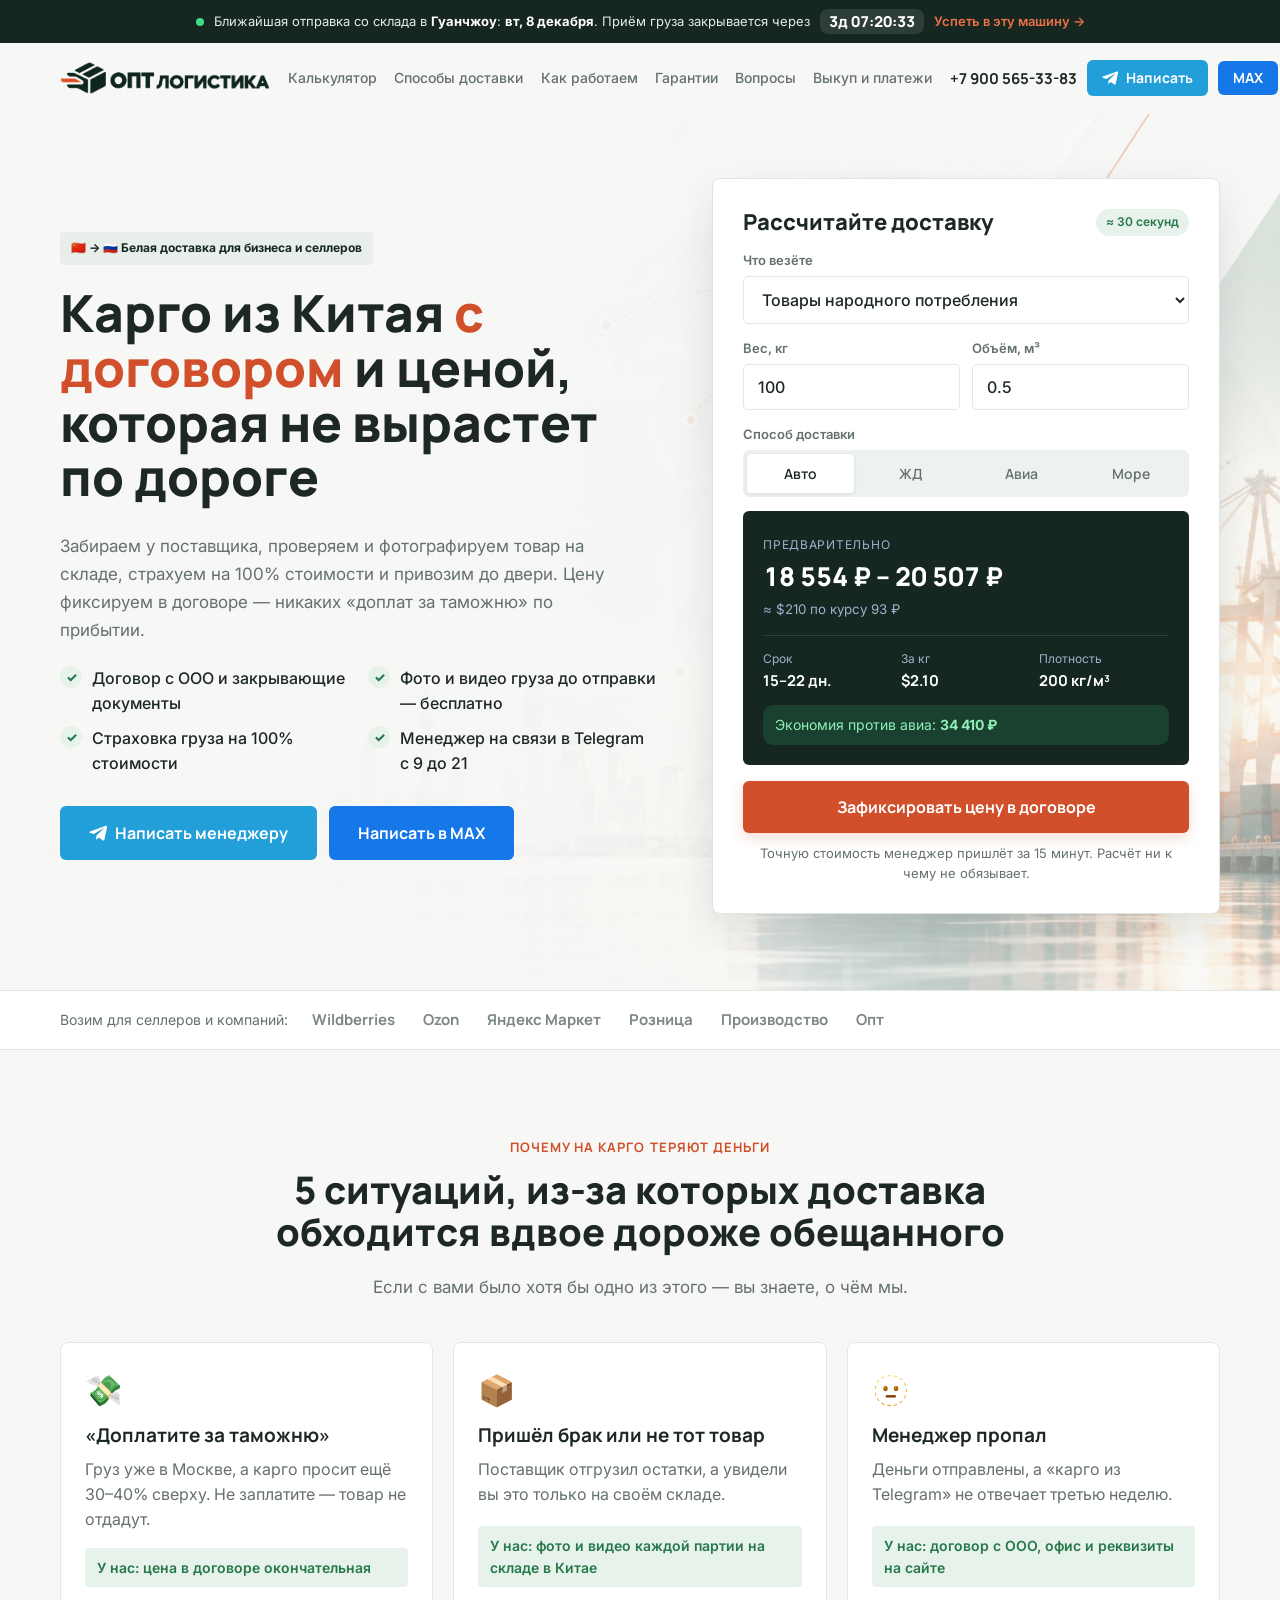
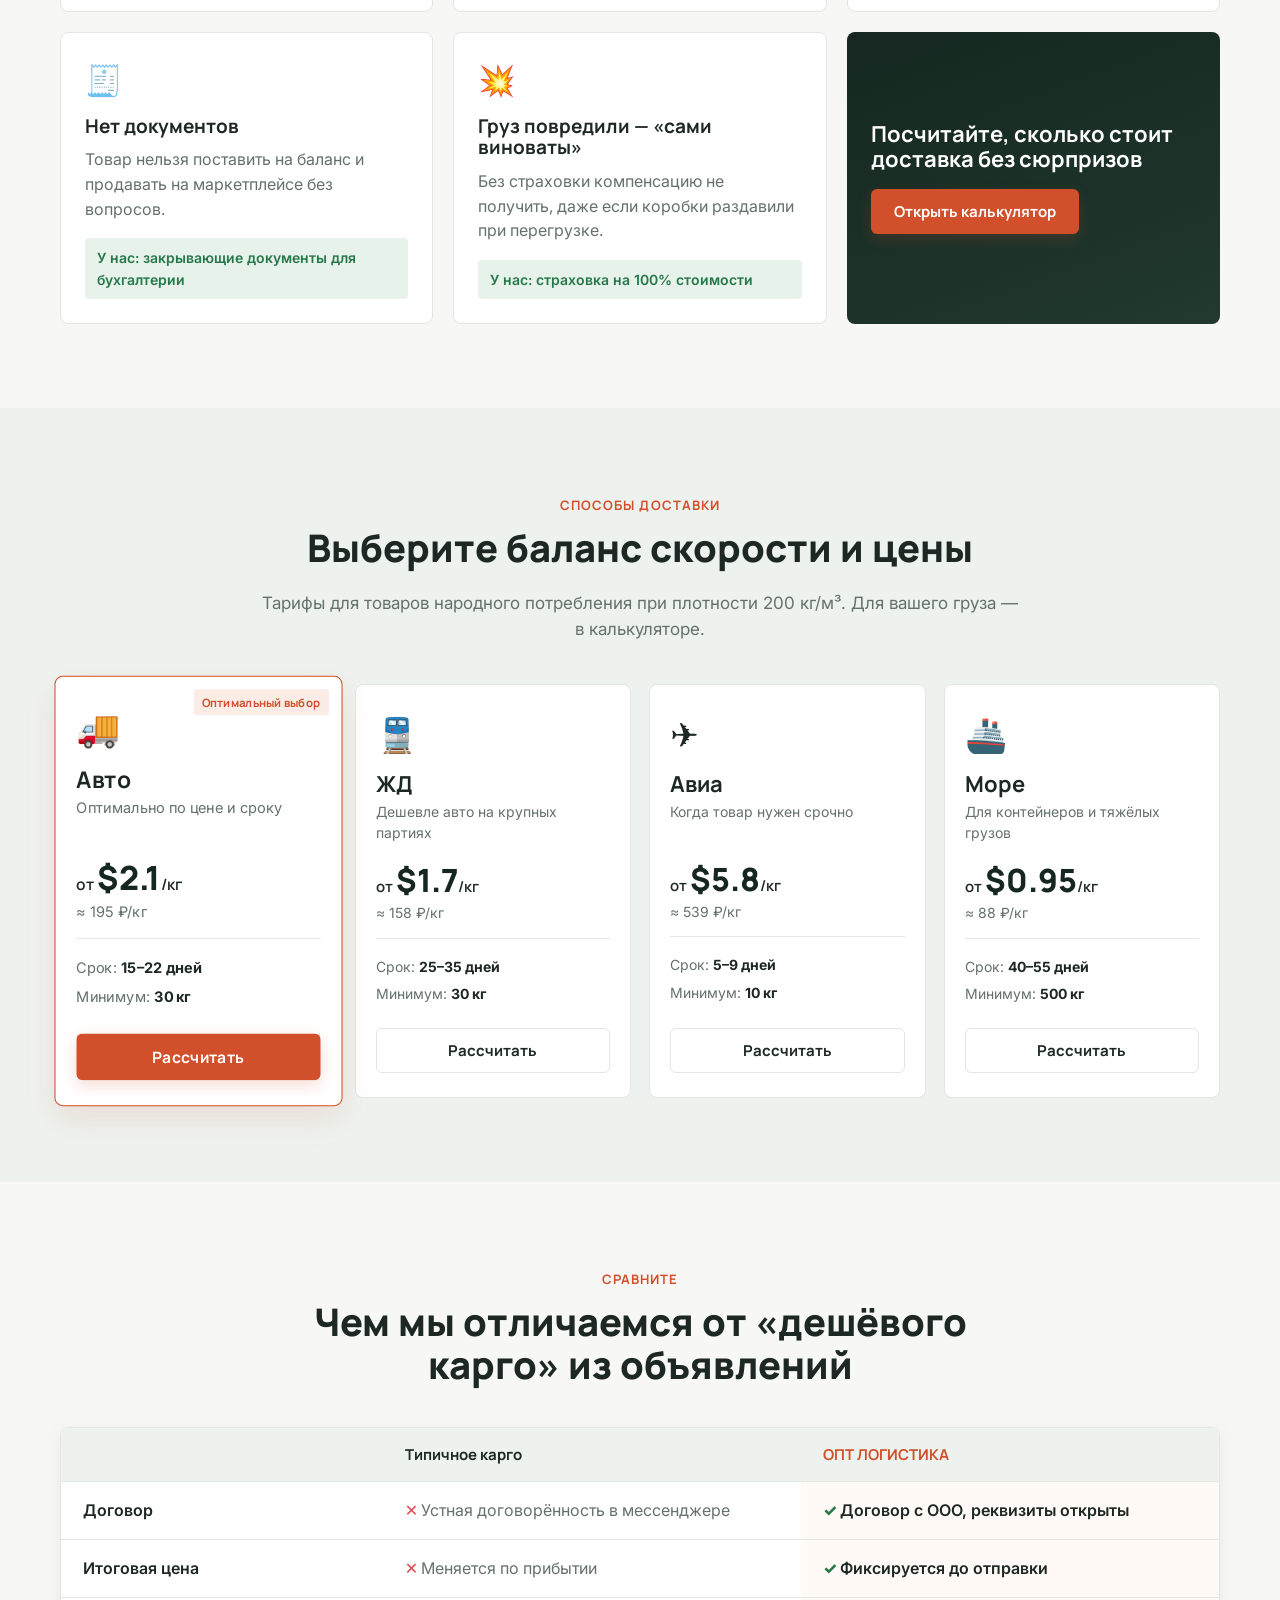
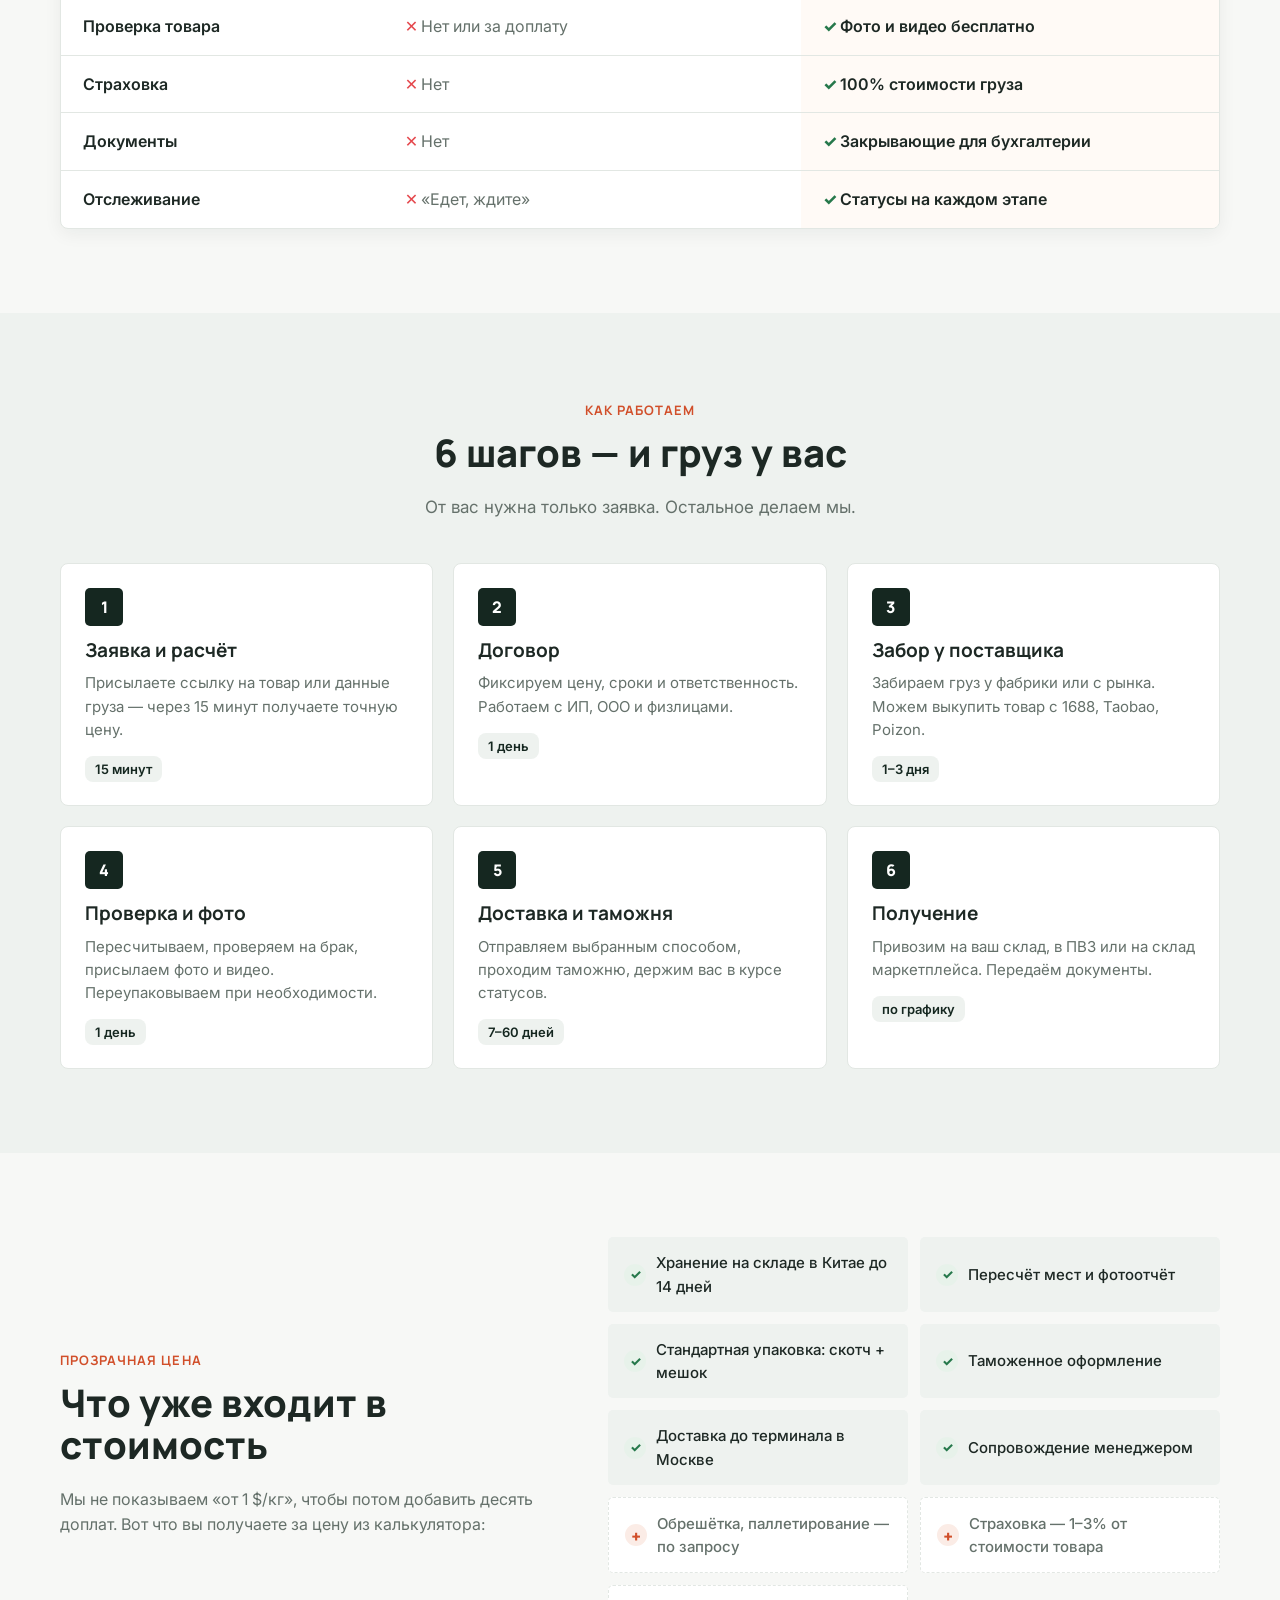
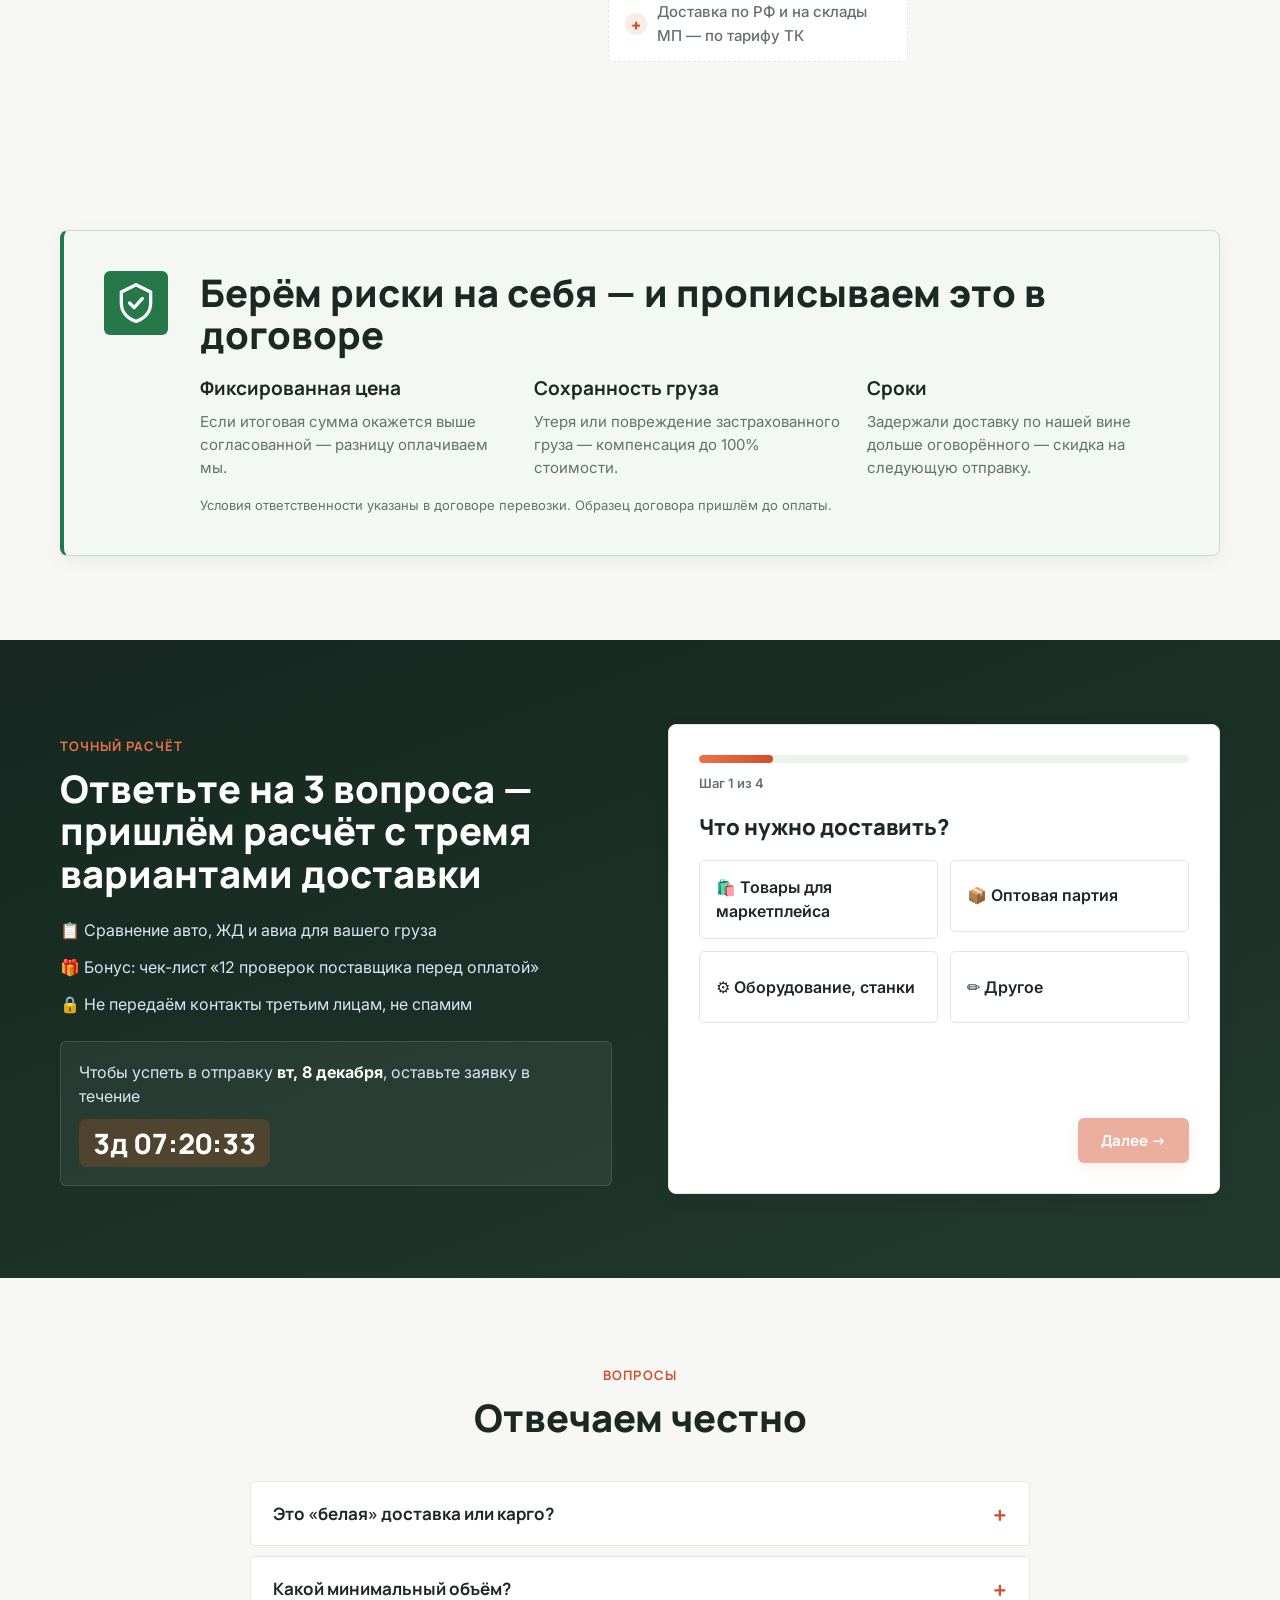
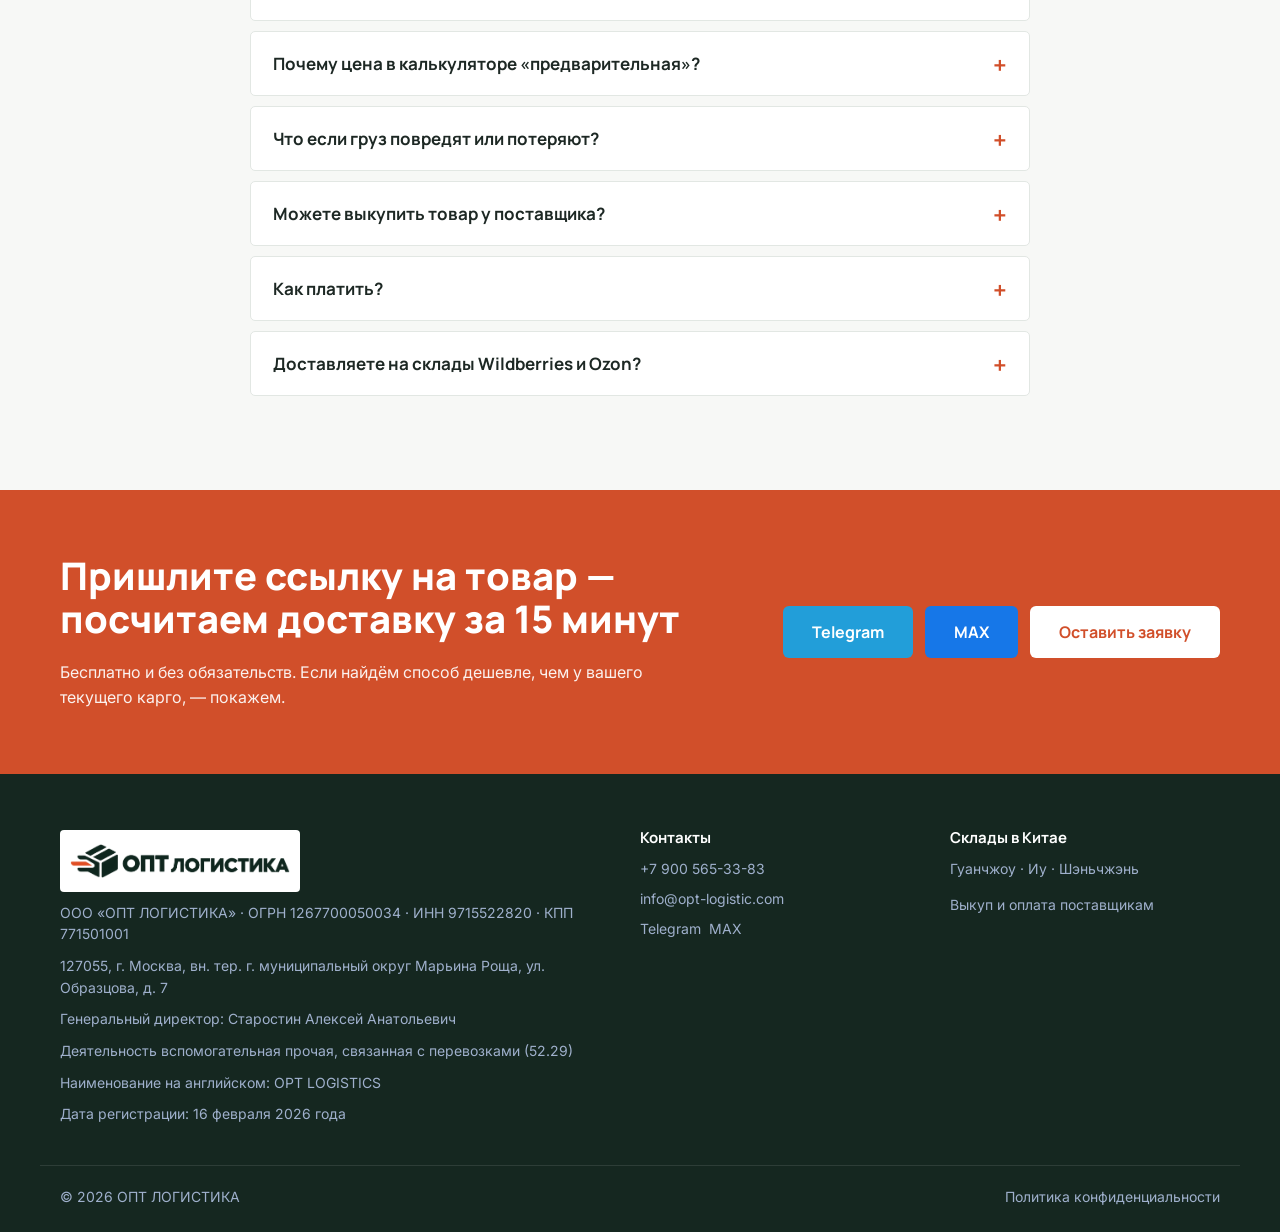
<file: index.html>
<!DOCTYPE html>
<html lang="ru">
<head>
  <meta charset="UTF-8">
  <meta name="viewport" content="width=device-width, initial-scale=1.0">
  <link rel="icon" type="image/png" href="pic-ico.png">
  <link rel="apple-touch-icon" href="pic-ico.png">
  <title>Карго из Китая под ключ — договор, страховка, фиксированная цена</title>
  <meta name="description" content="Доставка грузов из Китая в Россию: авто, ЖД, авиа, море. Договор с юрлицом, страховка 100% стоимости, фотоотчёт со склада. Расчёт стоимости за 1 минуту.">
  <meta property="og:title" content="Карго из Китая под ключ — с договором и страховкой">
  <meta property="og:description" content="Рассчитайте доставку за 1 минуту. Фиксируем цену в договоре.">
  <meta property="og:type" content="website">
  <meta name="theme-color" content="#f6f7f9">
  <meta name="color-scheme" content="light">
  <meta name="format-detection" content="telephone=no">
  <meta property="og:locale" content="ru_RU">
  <meta name="twitter:card" content="summary_large_image">
  <meta name="referrer" content="strict-origin-when-cross-origin">
  <link rel="preconnect" href="https://fonts.googleapis.com">
  <link rel="preconnect" href="https://fonts.gstatic.com" crossorigin>
  <link href="https://fonts.googleapis.com/css2?family=Manrope:wght@500;600;700;800&family=Inter:wght@400;500;600&display=swap" rel="stylesheet">
  <link rel="stylesheet" href="style.css">
</head>
<body>
<noscript><div><img src="https://mc.yandex.ru/watch/113700526" style="position:absolute; left:-9999px;" alt=""></div></noscript>

<!-- ============ ПОЛОСА ДЕДЛАЙНА (реальное расписание отправок из config) ============ -->
<div class="topbar" id="topbar">
  <div class="container topbar__inner">
    <span class="topbar__dot"></span>
    <span>Ближайшая отправка со склада в <b data-cfg="warehouseCity">Гуанчжоу</b>: <b id="nextDepartureDate">—</b>. Приём груза закрывается через</span>
    <span class="countdown" id="topCountdown">--:--:--</span>
    <a href="#quiz" class="topbar__link">Успеть в эту машину →</a>
  </div>
</div>

<!-- ============ ШАПКА ============ -->
<header class="header" id="header">
  <div class="container header__inner">
    <a href="#" class="logo" aria-label="Опт-Логистик — на главную">
      <img class="logo__image" src="logo.png" alt="Опт-Логистик" width="280" height="70">
    </a>
    <nav class="nav" id="main-navigation" aria-label="Основная навигация">
      <a href="#calc">Калькулятор</a>
      <a href="#methods">Способы доставки</a>
      <a href="#process">Как работаем</a>
      <a href="#guarantee">Гарантии</a>
      <a href="#faq">Вопросы</a>
      <a href="buyout.html">Выкуп и платежи</a>
      <a class="nav-contact" data-cfg-href="telegram" href="#" target="_blank" rel="noopener">Написать в Telegram</a>
      <a class="nav-contact" data-cfg-href="max" href="#" target="_blank" rel="noopener">Написать в MAX</a>
    </nav>
    <button class="menu-toggle" type="button" aria-label="Открыть меню" aria-expanded="false" aria-controls="main-navigation">
      <svg viewBox="0 0 24 24" width="22" height="22" fill="none" stroke="currentColor" stroke-width="2" stroke-linecap="round" aria-hidden="true"><path d="M4 7h16"/><path d="M4 12h16"/><path d="M4 17h16"/></svg>
    </button>
    <div class="header__contacts">
      <a class="header__phone" data-cfg-href="tel" data-cfg="phone" href="tel:+79005653383">+7 900 565-33-83</a>
      <a class="btn btn--tg btn--sm" data-cfg-href="telegram" href="#" target="_blank" rel="noopener">
        <svg viewBox="0 0 24 24" width="16" height="16" fill="currentColor"><path d="M9.8 15.6l-.4 5.3c.6 0 .8-.2 1.1-.5l2.6-2.5 5.4 4c1 .5 1.7.3 2-.9l3.6-17c.3-1.5-.6-2.1-1.6-1.7L1.4 9.9C0 10.5 0 11.3 1.2 11.7l5.4 1.7L19 5.6c.6-.4 1.1-.2.7.2"/></svg>
        Написать
      </a>
      <a class="btn btn--max btn--sm" data-cfg-href="max" href="#" target="_blank" rel="noopener">MAX</a>
    </div>
  </div>
</header>

<main>

<!-- ============ HERO + КАЛЬКУЛЯТОР ============ -->
<section class="hero" id="calc">
  <div class="container hero__grid">
    <div class="hero__text">
      <div class="pill" id="heroPill">🇨🇳 → 🇷🇺 Белая доставка для бизнеса и селлеров</div>
      <h1 id="heroTitle">Карго из Китая <span class="accent">с договором</span> и ценой, которая не вырастет по дороге</h1>
      <p class="hero__sub" id="heroSub">Забираем у поставщика, проверяем и фотографируем товар на складе, страхуем на 100% стоимости и привозим до двери. Цену фиксируем в договоре — никаких «доплат за таможню» по прибытии.</p>

      <ul class="hero__bullets">
        <li><span class="check">✓</span> Договор с ООО и закрывающие документы</li>
        <li><span class="check">✓</span> Фото и видео груза до отправки — бесплатно</li>
        <li><span class="check">✓</span> Страховка груза на 100% стоимости</li>
        <li><span class="check">✓</span> Менеджер на связи в Telegram с 9 до 21</li>
      </ul>

      <div class="hero__actions">
        <a class="btn btn--tg btn--lg" data-cfg-href="telegram" href="#" target="_blank" rel="noopener">
          <svg viewBox="0 0 24 24" width="18" height="18" fill="currentColor" aria-hidden="true"><path d="M9.8 15.6l-.4 5.3c.6 0 .8-.2 1.1-.5l2.6-2.5 5.4 4c1 .5 1.7.3 2-.9l3.6-17c.3-1.5-.6-2.1-1.6-1.7L1.4 9.9C0 10.5 0 11.3 1.2 11.7l5.4 1.7L19 5.6c.6-.4 1.1-.2.7.2"/></svg>
          Написать менеджеру
        </a>
        <a class="btn btn--max btn--lg" data-cfg-href="max" href="#" target="_blank" rel="noopener">Написать в MAX</a>
      </div>

      <div class="hero__stats" hidden>
        <div><b data-cfg="stats.years">6</b><span>лет возим из Китая</span></div>
        <div><b data-cfg="stats.tons">4 200+</b><span>тонн доставлено</span></div>
        <div><b data-cfg="stats.clients">1 300+</b><span>клиентов</span></div>
      </div>
    </div>

    <!-- Калькулятор: вовлечение + эффект «моего расчёта» -->
    <div class="calc card" id="calculator">
      <div class="calc__head">
        <h2>Рассчитайте доставку</h2>
        <span class="calc__badge">≈ 30 секунд</span>
      </div>

      <label class="field">
        <span>Что везёте</span>
        <select id="calcCategory">
          <option value="general">Товары народного потребления</option>
          <option value="parts">Автозапчасти, оборудование</option>
          <option value="fragile">Хрупкое: стекло, керамика</option>
          <option value="clothes">Одежда, обувь, текстиль</option>
          <option value="electronics">Электроника, гаджеты</option>
          <option value="brand">Брендовые товары</option>
        </select>
      </label>

      <div class="field-row">
        <label class="field">
          <span>Вес, кг</span>
          <input type="number" id="calcWeight" value="100" min="1" step="1" inputmode="numeric">
        </label>
        <label class="field">
          <span>Объём, м³</span>
          <input type="number" id="calcVolume" value="0.5" min="0.01" step="0.1" inputmode="decimal">
        </label>
      </div>

      <div class="field">
        <span>Способ доставки</span>
        <div class="seg" id="calcMethod">
          <button type="button" data-method="auto" class="active" aria-pressed="true">Авто</button>
          <button type="button" data-method="rail" aria-pressed="false">ЖД</button>
          <button type="button" data-method="air" aria-pressed="false">Авиа</button>
          <button type="button" data-method="sea" aria-pressed="false">Море</button>
        </div>
      </div>

      <div class="calc__result" id="calcResult">
        <div class="calc__price">
          <span class="calc__label">Предварительно</span>
          <b id="resPrice">—</b>
          <small id="resPriceUsd">—</small>
        </div>
        <div class="calc__meta">
          <div><span>Срок</span><b id="resDays">—</b></div>
          <div><span>За кг</span><b id="resPerKg">—</b></div>
          <div><span>Плотность</span><b id="resDensity">—</b></div>
        </div>
        <div class="calc__saving" id="resSaving" hidden></div>
      </div>

      <button class="btn btn--primary btn--block btn--lg" id="calcCta">Зафиксировать цену в договоре</button>
      <p class="calc__note">Точную стоимость менеджер пришлёт за 15 минут. Расчёт ни к чему не обязывает.</p>
    </div>
  </div>
</section>

<!-- ============ ЛОГОТИПЫ / ДОВЕРИЕ ============ -->
<section class="trustbar">
  <div class="container trustbar__inner">
    <span class="trustbar__title">Возим для селлеров и компаний:</span>
    <div class="trustbar__items">
      <span>Wildberries</span><span>Ozon</span><span>Яндекс Маркет</span><span>Розница</span><span>Производство</span><span>Опт</span>
    </div>
  </div>
</section>

<!-- ============ БОЛИ (неприятие потерь) ============ -->
<section class="section" id="pains">
  <div class="container">
    <div class="section__head">
      <span class="eyebrow">Почему на карго теряют деньги</span>
      <h2>5 ситуаций, из-за которых доставка обходится вдвое дороже обещанного</h2>
      <p>Если с вами было хотя бы одно из этого — вы знаете, о чём мы.</p>
    </div>
    <div class="pains">
      <div class="pain">
        <div class="pain__ico">💸</div>
        <h3>«Доплатите за таможню»</h3>
        <p>Груз уже в Москве, а карго просит ещё 30–40% сверху. Не заплатите — товар не отдадут.</p>
        <div class="pain__fix">У нас: цена в договоре окончательная</div>
      </div>
      <div class="pain">
        <div class="pain__ico">📦</div>
        <h3>Пришёл брак или не тот товар</h3>
        <p>Поставщик отгрузил остатки, а увидели вы это только на своём складе.</p>
        <div class="pain__fix">У нас: фото и видео каждой партии на складе в Китае</div>
      </div>
      <div class="pain">
        <div class="pain__ico">🫥</div>
        <h3>Менеджер пропал</h3>
        <p>Деньги отправлены, а «карго из Telegram» не отвечает третью неделю.</p>
        <div class="pain__fix">У нас: договор с ООО, офис и реквизиты на сайте</div>
      </div>
      <div class="pain">
        <div class="pain__ico">🧾</div>
        <h3>Нет документов</h3>
        <p>Товар нельзя поставить на баланс и продавать на маркетплейсе без вопросов.</p>
        <div class="pain__fix">У нас: закрывающие документы для бухгалтерии</div>
      </div>
      <div class="pain">
        <div class="pain__ico">💥</div>
        <h3>Груз повредили — «сами виноваты»</h3>
        <p>Без страховки компенсацию не получить, даже если коробки раздавили при перегрузке.</p>
        <div class="pain__fix">У нас: страховка на 100% стоимости</div>
      </div>
      <div class="pain pain--cta">
        <h3>Посчитайте, сколько стоит доставка без сюрпризов</h3>
        <a href="#calc" class="btn btn--primary">Открыть калькулятор</a>
      </div>
    </div>
  </div>
</section>

<!-- ============ СПОСОБЫ ДОСТАВКИ (якорь + эффект компромисса) ============ -->
<section class="section section--alt" id="methods">
  <div class="container">
    <div class="section__head">
      <span class="eyebrow">Способы доставки</span>
      <h2>Выберите баланс скорости и цены</h2>
      <p>Тарифы для товаров народного потребления при плотности 200 кг/м³. Для вашего груза — в калькуляторе.</p>
    </div>
    <div class="methods" id="methodsGrid"><!-- рендерится из config --></div>
  </div>
</section>

<!-- ============ СРАВНЕНИЕ ============ -->
<section class="section" id="compare">
  <div class="container">
    <div class="section__head">
      <span class="eyebrow">Сравните</span>
      <h2>Чем мы отличаемся от «дешёвого карго» из объявлений</h2>
    </div>
    <div class="compare card">
      <div class="compare__row compare__row--head">
        <div></div><div>Типичное карго</div><div class="compare__us" data-cfg="brand">КаргоМост</div>
      </div>
      <div class="compare__row"><div>Договор</div><div class="no">Устная договорённость в мессенджере</div><div class="yes">Договор с ООО, реквизиты открыты</div></div>
      <div class="compare__row"><div>Итоговая цена</div><div class="no">Меняется по прибытии</div><div class="yes">Фиксируется до отправки</div></div>
      <div class="compare__row"><div>Проверка товара</div><div class="no">Нет или за доплату</div><div class="yes">Фото и видео бесплатно</div></div>
      <div class="compare__row"><div>Страховка</div><div class="no">Нет</div><div class="yes">100% стоимости груза</div></div>
      <div class="compare__row"><div>Документы</div><div class="no">Нет</div><div class="yes">Закрывающие для бухгалтерии</div></div>
      <div class="compare__row"><div>Отслеживание</div><div class="no">«Едет, ждите»</div><div class="yes">Статусы на каждом этапе</div></div>
    </div>
  </div>
</section>

<!-- ============ ПРОЦЕСС (снижение неопределённости) ============ -->
<section class="section section--alt" id="process">
  <div class="container">
    <div class="section__head">
      <span class="eyebrow">Как работаем</span>
      <h2>6 шагов — и груз у вас</h2>
      <p>От вас нужна только заявка. Остальное делаем мы.</p>
    </div>
    <ol class="steps">
      <li class="step"><span class="step__n">1</span><h3>Заявка и расчёт</h3><p>Присылаете ссылку на товар или данные груза — через 15 минут получаете точную цену.</p><span class="step__time">15 минут</span></li>
      <li class="step"><span class="step__n">2</span><h3>Договор</h3><p>Фиксируем цену, сроки и ответственность. Работаем с ИП, ООО и физлицами.</p><span class="step__time">1 день</span></li>
      <li class="step"><span class="step__n">3</span><h3>Забор у поставщика</h3><p>Забираем груз у фабрики или с рынка. Можем выкупить товар с 1688, Taobao, Poizon.</p><span class="step__time">1–3 дня</span></li>
      <li class="step"><span class="step__n">4</span><h3>Проверка и фото</h3><p>Пересчитываем, проверяем на брак, присылаем фото и видео. Переупаковываем при необходимости.</p><span class="step__time">1 день</span></li>
      <li class="step"><span class="step__n">5</span><h3>Доставка и таможня</h3><p>Отправляем выбранным способом, проходим таможню, держим вас в курсе статусов.</p><span class="step__time">7–60 дней</span></li>
      <li class="step"><span class="step__n">6</span><h3>Получение</h3><p>Привозим на ваш склад, в ПВЗ или на склад маркетплейса. Передаём документы.</p><span class="step__time">по графику</span></li>
    </ol>
  </div>
</section>

<!-- ============ ЧТО ВХОДИТ В ЦЕНУ (прозрачность) ============ -->
<section class="section" id="included">
  <div class="container included">
    <div>
      <span class="eyebrow">Прозрачная цена</span>
      <h2>Что уже входит в стоимость</h2>
      <p class="muted">Мы не показываем «от 1 $/кг», чтобы потом добавить десять доплат. Вот что вы получаете за цену из калькулятора:</p>
    </div>
    <ul class="included__list">
      <li><span class="check">✓</span> Хранение на складе в Китае до 14 дней</li>
      <li><span class="check">✓</span> Пересчёт мест и фотоотчёт</li>
      <li><span class="check">✓</span> Стандартная упаковка: скотч + мешок</li>
      <li><span class="check">✓</span> Таможенное оформление</li>
      <li><span class="check">✓</span> Доставка до терминала в Москве</li>
      <li><span class="check">✓</span> Сопровождение менеджером</li>
      <li class="opt"><span class="plus">+</span> Обрешётка, паллетирование — по запросу</li>
      <li class="opt"><span class="plus">+</span> Страховка — 1–3% от стоимости товара</li>
      <li class="opt"><span class="plus">+</span> Доставка по РФ и на склады МП — по тарифу ТК</li>
    </ul>
  </div>
</section>

<!-- ============ ОТЗЫВЫ (рендерятся из config, скрываются, если пусто) ============ -->
<section class="section section--alt" id="reviews">
  <div class="container">
    <div class="section__head">
      <span class="eyebrow">Отзывы</span>
      <h2>Что говорят клиенты</h2>
    </div>
    <div class="reviews" id="reviewsGrid"></div>
  </div>
</section>

<!-- ============ ГАРАНТИИ (снятие риска) ============ -->
<section class="section" id="guarantee">
  <div class="container">
    <div class="guarantee card">
      <div class="guarantee__seal">
        <svg viewBox="0 0 24 24" width="44" height="44" fill="none" stroke="currentColor" stroke-width="1.8" stroke-linecap="round" stroke-linejoin="round"><path d="M12 2l8 4v6c0 5-3.5 8.5-8 10-4.5-1.5-8-5-8-10V6l8-4z"/><path d="M8.5 12l2.5 2.5 4.5-5"/></svg>
      </div>
      <div class="guarantee__body">
        <h2>Берём риски на себя — и прописываем это в договоре</h2>
        <div class="guarantee__grid">
          <div><h3>Фиксированная цена</h3><p>Если итоговая сумма окажется выше согласованной — разницу оплачиваем мы.</p></div>
          <div><h3>Сохранность груза</h3><p>Утеря или повреждение застрахованного груза — компенсация до 100% стоимости.</p></div>
          <div><h3>Сроки</h3><p>Задержали доставку по нашей вине дольше оговорённого — скидка на следующую отправку.</p></div>
        </div>
        <p class="guarantee__legal">Условия ответственности указаны в договоре перевозки. Образец договора пришлём до оплаты.</p>
      </div>
    </div>
  </div>
</section>

<!-- ============ КВИЗ-ЗАЯВКА (эффект Зейгарник + постепенное вовлечение) ============ -->
<section class="section section--dark" id="quiz">
  <div class="container quiz-wrap">
    <div class="quiz-wrap__text">
      <span class="eyebrow eyebrow--light">Точный расчёт</span>
      <h2>Ответьте на 3 вопроса — пришлём расчёт с тремя вариантами доставки</h2>
      <ul class="quiz-wrap__perks">
        <li>📋 Сравнение авто, ЖД и авиа для вашего груза</li>
        <li>🎁 Бонус: чек-лист «12 проверок поставщика перед оплатой»</li>
        <li>🔒 Не передаём контакты третьим лицам, не спамим</li>
      </ul>
      <div class="quiz-wrap__deadline">
        <span>Чтобы успеть в отправку <b id="quizDepartureDate">—</b>, оставьте заявку в течение</span>
        <b class="countdown countdown--big" id="quizCountdown">--:--:--</b>
      </div>
    </div>

    <form class="quiz card" id="quizForm" novalidate>
      <div class="quiz__progress"><div class="quiz__bar" id="quizBar"></div></div>
      <div class="quiz__step-label" id="quizStepLabel">Шаг 1 из 4</div>

      <!-- шаг 1 -->
      <fieldset class="quiz__step active" data-step="1">
        <legend>Что нужно доставить?</legend>
        <div class="options">
          <label class="opt-card"><input type="radio" name="cargo" value="Товары для маркетплейса"><span>🛍️ Товары для маркетплейса</span></label>
          <label class="opt-card"><input type="radio" name="cargo" value="Оптовая партия"><span>📦 Оптовая партия</span></label>
          <label class="opt-card"><input type="radio" name="cargo" value="Оборудование / станки"><span>⚙️ Оборудование, станки</span></label>
          <label class="opt-card"><input type="radio" name="cargo" value="Другое"><span>✏️ Другое</span></label>
        </div>
      </fieldset>

      <!-- шаг 2 -->
      <fieldset class="quiz__step" data-step="2">
        <legend>Примерный объём партии?</legend>
        <div class="options">
          <label class="opt-card"><input type="radio" name="volume" value="До 100 кг"><span>До 100 кг</span></label>
          <label class="opt-card"><input type="radio" name="volume" value="100–500 кг"><span>100–500 кг</span></label>
          <label class="opt-card"><input type="radio" name="volume" value="500 кг – 2 т"><span>500 кг – 2 т</span></label>
          <label class="opt-card"><input type="radio" name="volume" value="Больше 2 т / контейнер"><span>Больше 2 т / контейнер</span></label>
        </div>
      </fieldset>

      <!-- шаг 3 -->
      <fieldset class="quiz__step" data-step="3">
        <legend>Что важнее?</legend>
        <div class="options">
          <label class="opt-card"><input type="radio" name="priority" value="Минимальная цена"><span>💰 Минимальная цена</span></label>
          <label class="opt-card"><input type="radio" name="priority" value="Баланс цены и срока"><span>⚖️ Баланс цены и срока</span></label>
          <label class="opt-card"><input type="radio" name="priority" value="Как можно быстрее"><span>⚡ Как можно быстрее</span></label>
          <label class="opt-card"><input type="radio" name="priority" value="Нужна консультация"><span>🤔 Не знаю, посоветуйте</span></label>
        </div>
      </fieldset>

      <!-- шаг 4 -->
      <fieldset class="quiz__step" data-step="4">
        <legend>Куда прислать расчёт?</legend>
        <p class="quiz__almost">Почти готово — расчёт уже формируется 👍</p>
        <label class="field"><span>Имя</span><input type="text" name="name" autocomplete="name" placeholder="Как к вам обращаться"></label>
        <label class="field"><span>Телефон или Telegram</span><input type="text" name="contact" autocomplete="tel" placeholder="+7 900 000-00-00 или @username" required></label>
        <label class="field"><span>Город доставки</span><input type="text" name="city" placeholder="Москва"></label>
        <input type="hidden" name="calc" id="quizCalc">
        <label class="consent"><input type="checkbox" name="consent" checked required> <span>Согласен на обработку персональных данных согласно <a href="#" data-cfg-href="privacy">политике</a></span></label>
      </fieldset>

      <div class="quiz__nav">
        <button type="button" class="btn btn--ghost" id="quizBack" hidden>← Назад</button>
        <button type="button" class="btn btn--primary" id="quizNext" disabled>Далее →</button>
        <button type="submit" class="btn btn--primary" id="quizSubmit" hidden>Получить расчёт</button>
      </div>

      <div class="quiz__done" id="quizDone" hidden>
        <div class="quiz__done-ico">✅</div>
        <h3>Заявка принята!</h3>
        <p>Менеджер свяжется с вами в течение 15 минут в рабочее время. Быстрее всего — написать нам в Telegram:</p>
        <div class="contact-actions">
          <a class="btn btn--tg" data-cfg-href="telegram" href="#" target="_blank" rel="noopener">Открыть Telegram</a>
          <a class="btn btn--max" data-cfg-href="max" href="#" target="_blank" rel="noopener">Открыть MAX</a>
        </div>
      </div>
    </form>
  </div>
</section>

<!-- ============ FAQ (снятие возражений) ============ -->
<section class="section" id="faq">
  <div class="container container--narrow">
    <div class="section__head">
      <span class="eyebrow">Вопросы</span>
      <h2>Отвечаем честно</h2>
    </div>
    <div class="faq">
      <details><summary>Это «белая» доставка или карго?</summary><p>Работаем в двух форматах. «Белая» — с оформлением на ваше юрлицо, оплатой пошлин и НДС и полным пакетом документов. Карго — консолидированная доставка, где таможенное оформление берёт на себя перевозчик; дешевле, документы — договор и акт услуг. Подберём формат под вашу задачу и честно расскажем о рисках каждого.</p></details>
      <details><summary>Какой минимальный объём?</summary><p>Авиа — от 10 кг, авто и ЖД — от 30 кг или 0,2 м³. Небольшие партии отправляем сборным грузом, вы платите только за свой объём.</p></details>
      <details><summary>Почему цена в калькуляторе «предварительная»?</summary><p>Итог зависит от точной плотности, упаковки и категории товара. Менеджер уточнит детали и пришлёт окончательную цену, которую мы зафиксируем в договоре до отправки.</p></details>
      <details><summary>Что если груз повредят или потеряют?</summary><p>Застрахованный груз компенсируем до 100% стоимости по инвойсу. Без страховки — в пределах ответственности перевозчика по договору. Рекомендуем страховать всегда: это 1–3% стоимости товара.</p></details>
      <details><summary>Можете выкупить товар у поставщика?</summary><p>Да. Выкупаем с 1688, Taobao, Poizon и у фабрик, проверяем поставщика, при необходимости ведём переговоры на китайском.</p></details>
      <details><summary>Как платить?</summary><p>Безналичный расчёт по счёту для ИП и ООО, перевод для физлиц. Оплата доставки — частями: предоплата и остаток по прибытии груза в РФ.</p></details>
      <details><summary>Доставляете на склады Wildberries и Ozon?</summary><p>Да. Маркируем, переупаковываем по требованиям маркетплейса и довозим до нужного склада.</p></details>
    </div>
  </div>
</section>

<!-- ============ ФИНАЛЬНЫЙ CTA ============ -->
<section class="final">
  <div class="container final__inner">
    <div>
      <h2>Пришлите ссылку на товар — посчитаем доставку за 15 минут</h2>
      <p>Бесплатно и без обязательств. Если найдём способ дешевле, чем у вашего текущего карго, — покажем.</p>
    </div>
    <div class="final__btns">
      <a class="btn btn--tg btn--lg" data-cfg-href="telegram" href="#" target="_blank" rel="noopener">Telegram</a>
      <a class="btn btn--max btn--lg" data-cfg-href="max" href="#" target="_blank" rel="noopener">MAX</a>
      <a class="btn btn--primary btn--lg" href="#quiz">Оставить заявку</a>
    </div>
  </div>
</section>

</main>

<!-- ============ ПОДВАЛ (реквизиты = доверие) ============ -->
<footer class="footer">
  <div class="container footer__grid">
    <div>
      <div class="logo logo--light"><img class="logo__image logo__image--footer" src="logo.png" alt="Опт-Логистик" width="280" height="70"></div>
      <p class="footer__legal" data-cfg="legal">ООО «Название» · ИНН 0000000000 · ОГРН 0000000000000</p>
      <p class="footer__legal" data-cfg="address">г. Москва, ул. Примерная, д. 1, офис 1</p>
      <p class="footer__legal" data-cfg="director">Генеральный директор: Старостин Алексей Анатольевич</p>
      <p class="footer__legal" data-cfg="activity">Деятельность вспомогательная прочая, связанная с перевозками (52.29)</p>
      <p class="footer__legal">Наименование на английском: <span data-cfg="englishName">OPT LOGISTICS</span></p>
      <p class="footer__legal">Дата регистрации: <span data-cfg="registrationDate">16 февраля 2026 года</span></p>
    </div>
    <div>
      <h4>Контакты</h4>
      <a data-cfg-href="tel" data-cfg="phone" href="tel:+79005653383">+7 900 565-33-83</a>
      <a data-cfg-href="mailto" data-cfg="email" href="mailto:info@opt-logistic.com">info@opt-logistic.com</a>
      <div class="contact-actions">
        <a data-cfg-href="telegram" href="#" target="_blank" rel="noopener">Telegram</a>
        <a data-cfg-href="max" href="#" target="_blank" rel="noopener">MAX</a>
      </div>
    </div>
    <div>
      <h4>Склады в Китае</h4>
      <p data-cfg="warehouses">Гуанчжоу · Иу · Шэньчжэнь</p>
      <a href="buyout.html">Выкуп и оплата поставщикам</a>
    </div>
  </div>
  <div class="container footer__bottom">
    <span>© <span id="year"></span> <span data-cfg="brand">КаргоМост</span></span>
    <a href="#" data-cfg-href="privacy">Политика конфиденциальности</a>
  </div>
</footer>

<!-- ============ ЛИПКАЯ ПАНЕЛЬ НА МОБИЛЬНЫХ ============ -->
<div class="mobile-bar">
  <a class="btn btn--tg" data-cfg-href="telegram" href="#" target="_blank" rel="noopener">Telegram</a>
  <a class="btn btn--max" data-cfg-href="max" href="#" target="_blank" rel="noopener">MAX</a>
  <a class="btn btn--primary" href="#quizForm">Рассчитать</a>
</div>

<!-- ============ EXIT-INTENT: лид-магнит (взаимность) ============ -->
<div class="modal" id="exitModal" hidden>
  <div class="modal__backdrop" data-close></div>
  <div class="modal__box card">
    <button class="modal__close" data-close aria-label="Закрыть">×</button>
    <div class="modal__ico">📋</div>
    <h3>Заберите чек-лист перед уходом</h3>
    <p>«12 проверок поставщика и карго перед оплатой» — то, что мы проверяем сами, прежде чем отправить деньги в Китай.</p>
    <form id="exitForm" style="margin-top:14px; text-align:left;">
      <div class="field" style="margin-bottom:10px;">
        <input type="text" name="contact" placeholder="+7 900 000-00-00 или @username" required style="width:100%; padding:12px 14px; border:1.5px solid var(--line); border-radius:10px; font-size:15px;">
      </div>
      <button type="submit" class="btn btn--primary btn--block">Получить чек-лист</button>
    </form>
    <div style="margin:10px 0; font-size:13px; color:var(--muted); text-align:center;">или перейдите сразу в Telegram:</div>
    <a class="btn btn--tg btn--block btn--sm" data-cfg-href="telegramChecklist" href="#" target="_blank" rel="noopener">Открыть чек-лист в Telegram</a>
    <button type="button" class="modal__skip" data-close>Нет, спасибо</button>
  </div>
</div>

<script src="config.js"></script>
<script src="script.js"></script>
<script src="mobile-menu.js"></script>
</body>
</html>
</file>
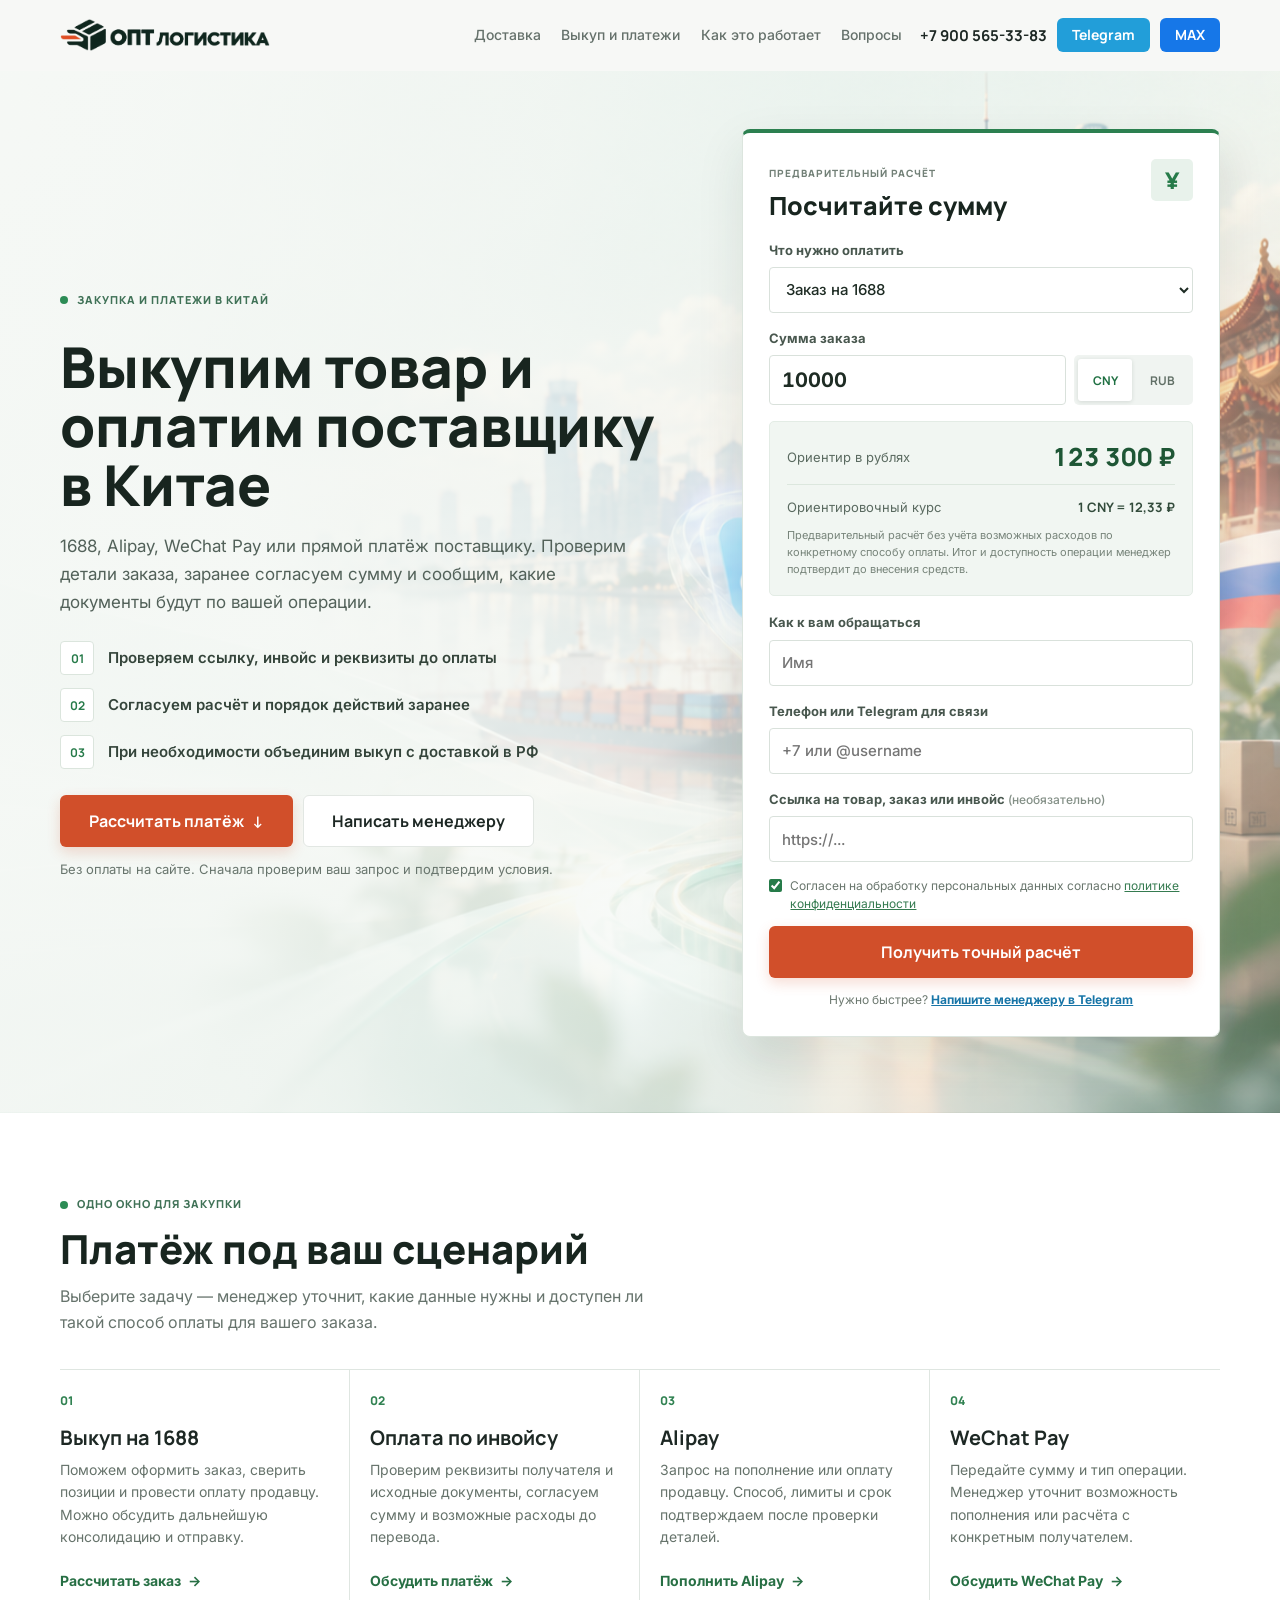
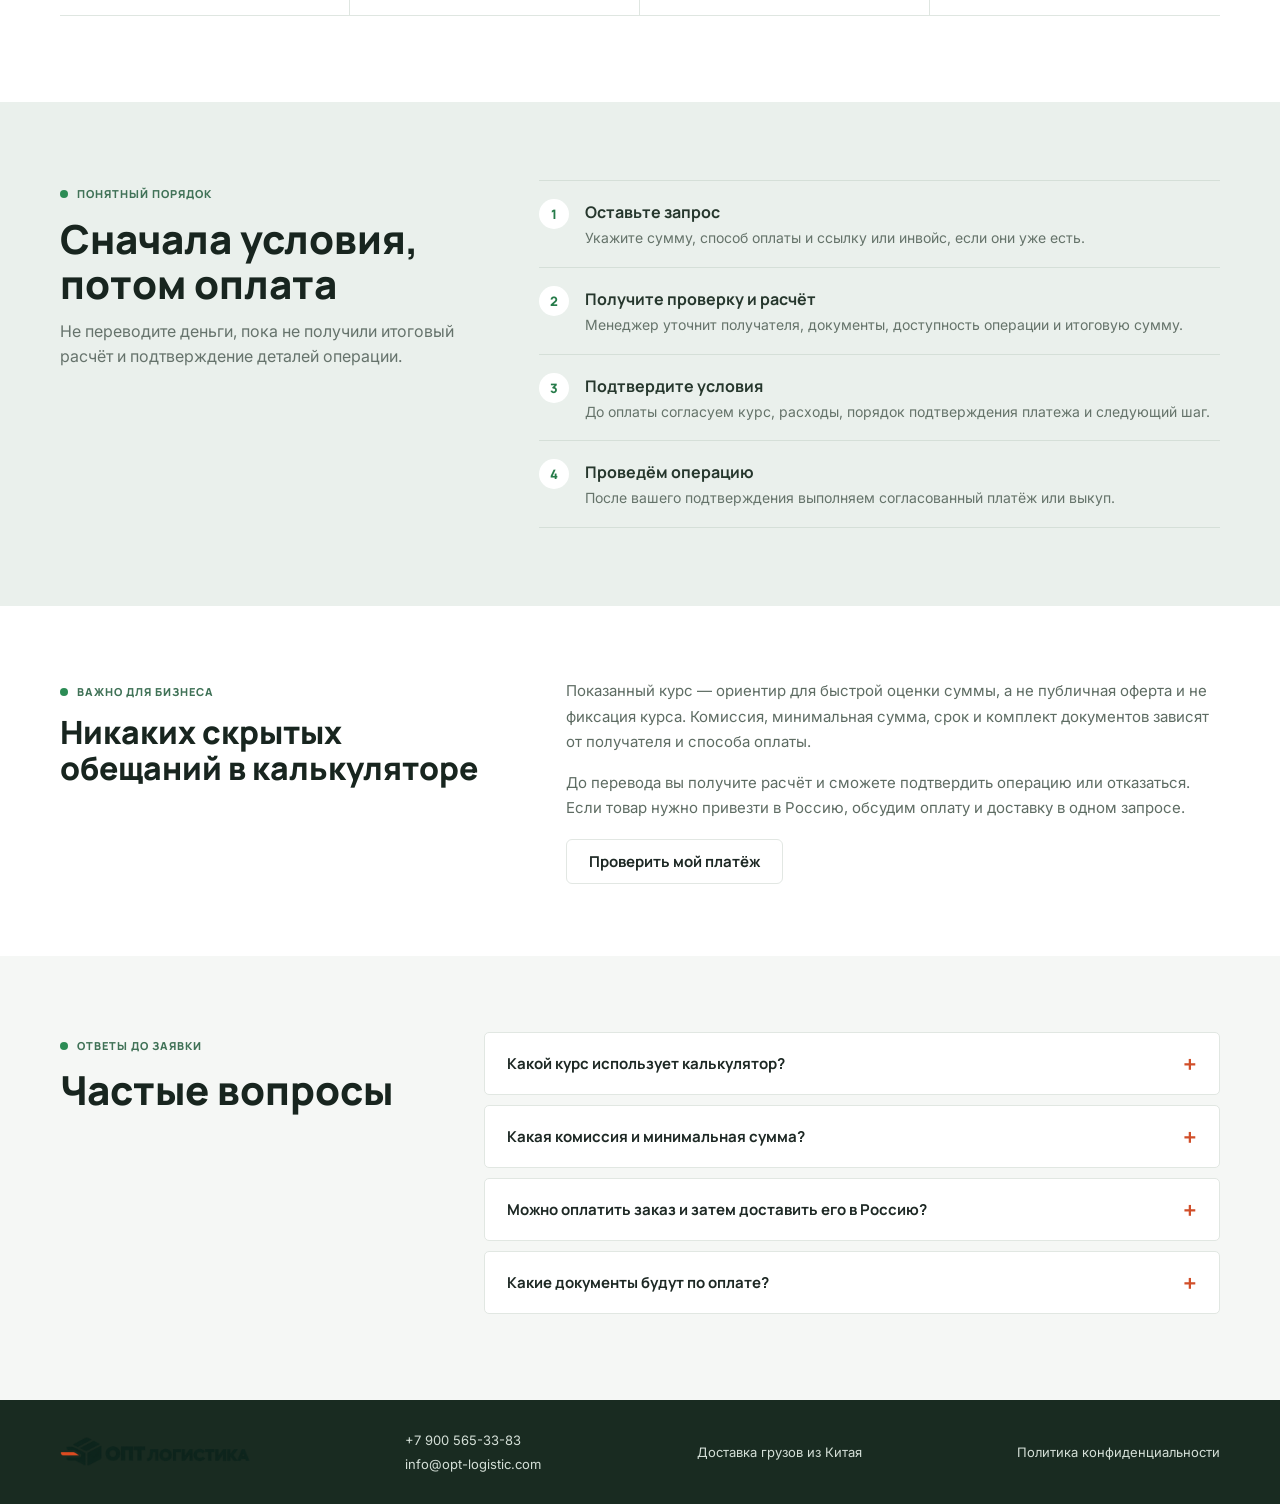
<file: buyout.html>
<!DOCTYPE html>
<html lang="ru">
<head>
  <meta charset="UTF-8">
  <meta name="viewport" content="width=device-width, initial-scale=1.0">
  <meta name="theme-color" content="#f7f8f6">
  <meta name="robots" content="index,follow">
  <meta name="description" content="Выкуп товаров у поставщиков в Китае и оплата заказов 1688, Alipay и WeChat Pay. Рассчитайте сумму и согласуйте условия с менеджером Опт-Логистик до оплаты.">
  <meta property="og:title" content="Выкуп и оплата поставщикам в Китае — Опт-Логистик">
  <meta property="og:description" content="Выкуп у поставщиков, оплата 1688, Alipay и WeChat Pay. Предварительный расчёт и согласование условий до платежа.">
  <meta property="og:type" content="website">
  <meta property="og:url" content="https://opt-logistic.com/buyout.html">
  <meta property="og:image" content="https://opt-logistic.com/hero-back-pays.png">
  <meta property="og:locale" content="ru_RU">
  <link rel="canonical" href="https://opt-logistic.com/buyout.html">
  <link rel="icon" type="image/png" href="pic-ico.png">
  <link rel="apple-touch-icon" href="pic-ico.png">
  <link rel="preconnect" href="https://fonts.googleapis.com">
  <link rel="preconnect" href="https://fonts.gstatic.com" crossorigin>
  <link href="https://fonts.googleapis.com/css2?family=Manrope:wght@500;600;700;800&family=Inter:wght@400;500;600;700&display=swap" rel="stylesheet">
  <link rel="stylesheet" href="style.css">
  <link rel="stylesheet" href="buyout.css">
  <title>Выкуп на 1688 и оплата поставщикам в Китае — Опт-Логистик</title>
  <script type="application/ld+json">
  {
    "@context":"https://schema.org",
    "@type":"Service",
    "name":"Выкуп товаров и оплата поставщикам в Китае",
    "serviceType":"Выкуп на 1688, пополнение Alipay и WeChat Pay",
    "provider":{"@type":"Organization","name":"Опт-Логистик","url":"https://opt-logistic.com/","telephone":"+79005653383","email":"info@opt-logistic.com"},
    "areaServed":{"@type":"Country","name":"Россия"},
    "url":"https://opt-logistic.com/buyout.html"
  }
  </script>
  <script>
    (function(m,e,t,r,i,k,a){m[i]=m[i]||function(){(m[i].a=m[i].a||[]).push(arguments)};m[i].l=1*new Date();for(var j=0;j<e.scripts.length;j++){if(e.scripts[j].src===r)return}k=e.createElement(t),a=e.getElementsByTagName(t)[0],k.async=1,k.src=r,a.parentNode.insertBefore(k,a)})(window,document,'script','https://mc.yandex.ru/metrika/tag.js?id=113700526','ym');
    ym(113700526,'init',{ssr:true,webvisor:true,clickmap:true,ecommerce:"dataLayer",referrer:document.referrer,url:location.href,accurateTrackBounce:true,trackLinks:true});
  </script>
</head>
<body class="buyout-page">
  <noscript><div><img src="https://mc.yandex.ru/watch/113700526" style="position:absolute;left:-9999px" alt=""></div></noscript>
  <header class="header">
    <div class="container header__inner">
      <a href="index.html" class="logo" aria-label="Опт-Логистик — главная"><img class="logo__image" src="logo.png" alt="Опт-Логистик" width="280" height="70"></a>
      <nav class="nav" id="buyout-navigation" aria-label="Основная навигация">
        <a href="index.html#calc">Доставка</a>
        <a href="#services">Выкуп и платежи</a>
        <a href="#steps">Как это работает</a>
        <a href="#faq">Вопросы</a>
        <a class="nav-contact" data-cfg-href="telegram" data-goal="click_telegram" href="#" target="_blank" rel="noopener">Написать в Telegram</a>
        <a class="nav-contact" data-cfg-href="max" data-goal="click_max" href="#" target="_blank" rel="noopener">Написать в MAX</a>
      </nav>
      <button class="menu-toggle" type="button" aria-label="Открыть меню" aria-expanded="false" aria-controls="buyout-navigation">
        <svg viewBox="0 0 24 24" width="22" height="22" fill="none" stroke="currentColor" stroke-width="2" stroke-linecap="round" aria-hidden="true"><path d="M4 7h16"/><path d="M4 12h16"/><path d="M4 17h16"/></svg>
      </button>
      <div class="header__contacts">
        <a class="header__phone" data-cfg-href="tel" data-goal="click_phone" data-cfg="phone" href="tel:+79005653383">+7 900 565-33-83</a>
        <a class="btn btn--tg btn--sm" data-cfg-href="telegram" data-goal="click_telegram" href="#" target="_blank" rel="noopener">Telegram</a>
        <a class="btn btn--max btn--sm" data-cfg-href="max" data-goal="click_max" href="#" target="_blank" rel="noopener">MAX</a>
      </div>
    </div>
  </header>

  <main>
    <section class="buyout-hero">
      <div class="container buyout-hero__grid">
        <div class="buyout-hero__copy">
          <p class="buyout-eyebrow"><span></span> ЗАКУПКА И ПЛАТЕЖИ В КИТАЙ</p>
          <h1>Выкупим товар и оплатим поставщику в Китае</h1>
          <p class="buyout-lead">1688, Alipay, WeChat Pay или прямой платёж поставщику. Проверим детали заказа, заранее согласуем сумму и сообщим, какие документы будут по вашей операции.</p>
          <div class="buyout-points">
            <div><b>01</b><span>Проверяем ссылку, инвойс и реквизиты до оплаты</span></div>
            <div><b>02</b><span>Согласуем расчёт и порядок действий заранее</span></div>
            <div><b>03</b><span>При необходимости объединим выкуп с доставкой в РФ</span></div>
          </div>
          <div class="buyout-hero__actions">
            <a class="btn btn--primary btn--lg" href="#buyout-calculator" data-goal="buyout_calc_cta">Рассчитать платёж <span aria-hidden="true">↓</span></a>
            <a class="btn btn--outline btn--lg" data-cfg-href="telegram" data-goal="click_telegram" href="#" target="_blank" rel="noopener">Написать менеджеру</a>
          </div>
          <p class="buyout-reassurance">Без оплаты на сайте. Сначала проверим ваш запрос и подтвердим условия.</p>
        </div>

        <section class="buyout-calc" id="buyout-calculator" aria-labelledby="calc-title">
          <div class="buyout-calc__top">
            <div><span class="buyout-step-label">ПРЕДВАРИТЕЛЬНЫЙ РАСЧЁТ</span><h2 id="calc-title">Посчитайте сумму</h2></div>
            <span class="buyout-calc__icon" aria-hidden="true">¥</span>
          </div>
          <label class="buyout-field">
            <span>Что нужно оплатить</span>
            <select id="buyout-service" name="service">
              <option value="1688">Заказ на 1688</option>
              <option value="supplier">Поставщику по инвойсу</option>
              <option value="alipay">Пополнение Alipay</option>
              <option value="wechat">Пополнение WeChat Pay</option>
              <option value="buyout">Выкуп товара под ключ</option>
            </select>
          </label>
          <div class="buyout-field">
            <span>Сумма заказа</span>
            <div class="buyout-amount">
              <input id="buyout-amount" type="number" min="1" step="any" inputmode="decimal" value="10000" aria-label="Сумма заказа" required>
              <div class="buyout-currency" role="group" aria-label="Валюта суммы">
                <button type="button" data-currency="CNY" aria-pressed="true">CNY</button>
                <button type="button" data-currency="RUB" aria-pressed="false">RUB</button>
              </div>
            </div>
          </div>
          <div class="buyout-result" aria-live="polite">
            <div class="buyout-result__line"><span id="buyout-output-label">Ориентир в рублях</span><b id="buyout-output">123 300 ₽</b></div>
            <div class="buyout-result__details"><span>Ориентировочный курс</span><b id="buyout-rate">1 CNY = 12,33 ₽</b></div>
            <p>Предварительный расчёт без учёта возможных расходов по конкретному способу оплаты. Итог и доступность операции менеджер подтвердит до внесения средств.</p>
          </div>
          <form class="buyout-form" id="buyout-form">
            <label class="buyout-field"><span>Как к вам обращаться</span><input name="name" type="text" autocomplete="name" placeholder="Имя"></label>
            <label class="buyout-field"><span>Телефон или Telegram для связи</span><input name="contact" type="text" autocomplete="tel" required minlength="5" placeholder="+7 или @username"></label>
            <label class="buyout-field"><span>Ссылка на товар, заказ или инвойс <small>(необязательно)</small></span><input name="orderLink" type="url" placeholder="https://..."></label>
            <label class="buyout-consent"><input name="consent" type="checkbox" required checked><span>Согласен на обработку персональных данных согласно <a href="privacy.html">политике конфиденциальности</a></span></label>
            <button class="btn btn--primary btn--block btn--lg" id="buyout-submit" type="submit">Получить точный расчёт</button>
            <p class="buyout-form__status" id="buyout-status" role="status" aria-live="polite"></p>
            <p class="buyout-form__direct">Нужно быстрее? <a data-cfg-href="telegram" data-goal="click_telegram" href="#" target="_blank" rel="noopener">Напишите менеджеру в Telegram</a></p>
          </form>
        </section>
      </div>
    </section>

    <section class="buyout-service-band" id="services">
      <div class="container">
        <div class="buyout-section-heading">
          <span class="buyout-eyebrow"><span></span> ОДНО ОКНО ДЛЯ ЗАКУПКИ</span>
          <h2>Платёж под ваш сценарий</h2>
          <p>Выберите задачу — менеджер уточнит, какие данные нужны и доступен ли такой способ оплаты для вашего заказа.</p>
        </div>
        <div class="buyout-service-grid">
          <article class="buyout-service"><span class="buyout-service__number">01</span><h3>Выкуп на 1688</h3><p>Поможем оформить заказ, сверить позиции и провести оплату продавцу. Можно обсудить дальнейшую консолидацию и отправку.</p><a href="#buyout-calculator" data-preset="1688">Рассчитать заказ <span>→</span></a></article>
          <article class="buyout-service"><span class="buyout-service__number">02</span><h3>Оплата по инвойсу</h3><p>Проверим реквизиты получателя и исходные документы, согласуем сумму и возможные расходы до перевода.</p><a href="#buyout-calculator" data-preset="supplier">Обсудить платёж <span>→</span></a></article>
          <article class="buyout-service"><span class="buyout-service__number">03</span><h3>Alipay</h3><p>Запрос на пополнение или оплату продавцу. Способ, лимиты и срок подтверждаем после проверки деталей.</p><a href="#buyout-calculator" data-preset="alipay">Пополнить Alipay <span>→</span></a></article>
          <article class="buyout-service"><span class="buyout-service__number">04</span><h3>WeChat Pay</h3><p>Передайте сумму и тип операции. Менеджер уточнит возможность пополнения или расчёта с конкретным получателем.</p><a href="#buyout-calculator" data-preset="wechat">Обсудить WeChat Pay <span>→</span></a></article>
        </div>
      </div>
    </section>

    <section class="buyout-how" id="steps">
      <div class="container buyout-how__grid">
        <div><span class="buyout-eyebrow"><span></span> ПОНЯТНЫЙ ПОРЯДОК</span><h2>Сначала условия, потом оплата</h2><p>Не переводите деньги, пока не получили итоговый расчёт и подтверждение деталей операции.</p></div>
        <ol class="buyout-steps">
          <li><span>1</span><div><b>Оставьте запрос</b><p>Укажите сумму, способ оплаты и ссылку или инвойс, если они уже есть.</p></div></li>
          <li><span>2</span><div><b>Получите проверку и расчёт</b><p>Менеджер уточнит получателя, документы, доступность операции и итоговую сумму.</p></div></li>
          <li><span>3</span><div><b>Подтвердите условия</b><p>До оплаты согласуем курс, расходы, порядок подтверждения платежа и следующий шаг.</p></div></li>
          <li><span>4</span><div><b>Проведём операцию</b><p>После вашего подтверждения выполняем согласованный платёж или выкуп.</p></div></li>
        </ol>
      </div>
    </section>

    <section class="buyout-proof">
      <div class="container buyout-proof__inner"><div><span class="buyout-eyebrow"><span></span> ВАЖНО ДЛЯ БИЗНЕСА</span><h2>Никаких скрытых обещаний в калькуляторе</h2></div><div class="buyout-proof__copy"><p>Показанный курс — ориентир для быстрой оценки суммы, а не публичная оферта и не фиксация курса. Комиссия, минимальная сумма, срок и комплект документов зависят от получателя и способа оплаты.</p><p>До перевода вы получите расчёт и сможете подтвердить операцию или отказаться. Если товар нужно привезти в Россию, обсудим оплату и доставку в одном запросе.</p><a href="#buyout-calculator" class="btn btn--outline">Проверить мой платёж</a></div></div>
    </section>

    <section class="buyout-faq" id="faq">
      <div class="container buyout-faq__grid"><div><span class="buyout-eyebrow"><span></span> ОТВЕТЫ ДО ЗАЯВКИ</span><h2>Частые вопросы</h2></div><div class="faq">
        <details><summary>Какой курс использует калькулятор?</summary><p>Для предварительной оценки сейчас используется ориентир 12,33 ₽ за юань. Он не фиксирует условия операции. Менеджер подтвердит доступный курс и итоговую сумму до оплаты.</p></details>
        <details><summary>Какая комиссия и минимальная сумма?</summary><p>Не подставляем неподтверждённый единый тариф: стоимость и минимальная сумма могут зависеть от получателя и способа платежа. Запросите расчёт для конкретной операции.</p></details>
        <details><summary>Можно оплатить заказ и затем доставить его в Россию?</summary><p>Да, оставьте ссылку на заказ и сообщите, что требуется доставка. Менеджер уточнит доступность выкупа и отдельно рассчитает логистику.</p></details>
        <details><summary>Какие документы будут по оплате?</summary><p>Состав документов зависит от маршрута платежа и типа сделки. Уточните задачу до оплаты — менеджер перечислит, что можно предоставить по вашему сценарию.</p></details>
      </div></div>
    </section>
  </main>

  <footer class="buyout-footer"><div class="container buyout-footer__inner"><a href="index.html" class="logo"><img class="logo__image" src="logo.png" alt="Опт-Логистик" width="280" height="70"></a><div><a data-cfg-href="tel" data-goal="click_phone" data-cfg="phone" href="tel:+79005653383">+7 900 565-33-83</a><a data-cfg-href="mailto" data-cfg="email" href="mailto:info@opt-logistic.com">info@opt-logistic.com</a></div><a href="index.html">Доставка грузов из Китая</a><a href="privacy.html">Политика конфиденциальности</a></div></footer>
  <script src="config.js"></script>
  <script src="buyout.js"></script>
  <script src="mobile-menu.js"></script>
</body>
</html>
</file>
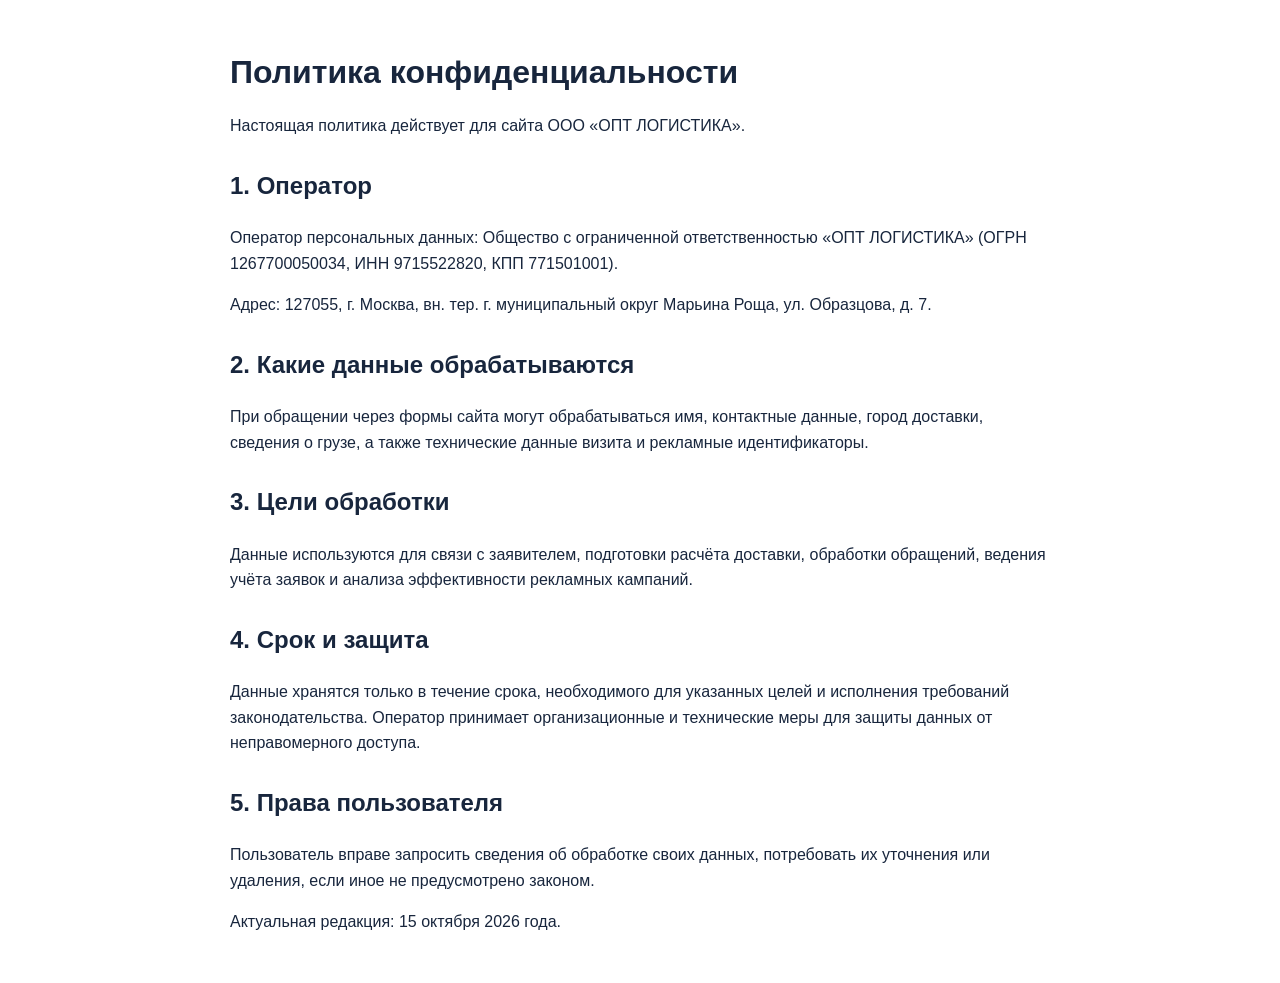
<file: privacy.html>
<!doctype html>
<html lang="ru">
<head>
  <meta charset="utf-8">
  <meta name="viewport" content="width=device-width, initial-scale=1">
  <title>Политика конфиденциальности | ОПТ ЛОГИСТИКА</title>
  <style>
    body { max-width: 820px; margin: 0 auto; padding: 32px 20px; color: #18263d; font: 16px/1.6 Arial, sans-serif; }
    h1 { line-height: 1.2; }
    h2 { margin-top: 28px; }
  </style>
</head>
<body>
  <h1>Политика конфиденциальности</h1>
  <p>Настоящая политика действует для сайта ООО «ОПТ ЛОГИСТИКА».</p>

  <h2>1. Оператор</h2>
  <p>Оператор персональных данных: Общество с ограниченной ответственностью «ОПТ ЛОГИСТИКА» (ОГРН 1267700050034, ИНН 9715522820, КПП 771501001).</p>
  <p>Адрес: 127055, г. Москва, вн. тер. г. муниципальный округ Марьина Роща, ул. Образцова, д. 7.</p>

  <h2>2. Какие данные обрабатываются</h2>
  <p>При обращении через формы сайта могут обрабатываться имя, контактные данные, город доставки, сведения о грузе, а также технические данные визита и рекламные идентификаторы.</p>

  <h2>3. Цели обработки</h2>
  <p>Данные используются для связи с заявителем, подготовки расчёта доставки, обработки обращений, ведения учёта заявок и анализа эффективности рекламных кампаний.</p>

  <h2>4. Срок и защита</h2>
  <p>Данные хранятся только в течение срока, необходимого для указанных целей и исполнения требований законодательства. Оператор принимает организационные и технические меры для защиты данных от неправомерного доступа.</p>

  <h2>5. Права пользователя</h2>
  <p>Пользователь вправе запросить сведения об обработке своих данных, потребовать их уточнения или удаления, если иное не предусмотрено законом.</p>

  <p>Актуальная редакция: 15 октября 2026 года.</p>
</body>
</html>
</file>
<file: style.css>
/* =====================================================================
   КаргоМост — стили лендинга
   ===================================================================== */
:root {
  --navy: #152720;
  --navy-2: #21392f;
  --ink: #1d2824;
  --muted: #65716b;
  --line: #e2e7e3;
  --bg: #f7f8f6;
  --bg-alt: #eef2ef;
  --accent: #d14f2a;
  --accent-2: #ed7148;
  --accent-soft: #fbece6;
  --green: #26784b;
  --green-soft: #e7f2ea;
  --red: #e5484d;
  --red-soft: #fdecec;
  --tg: #229ed9;
  --max: #1677e8;
  --radius: 8px;
  --shadow: 0 5px 18px rgba(21, 39, 32, .06);
  --shadow-lg: 0 16px 42px rgba(21, 39, 32, .11);
}

*, *::before, *::after { box-sizing: border-box; }
[hidden] { display: none !important; }
html { scroll-behavior: smooth; scroll-padding-top: 84px; }
body {
  margin: 0; font-family: 'Inter', system-ui, -apple-system, sans-serif;
  color: var(--ink); background: var(--bg); line-height: 1.55; font-size: 16px;
  -webkit-font-smoothing: antialiased; text-rendering: optimizeLegibility;
}
h1, h2, h3, h4 { font-family: 'Manrope', sans-serif; line-height: 1.12; margin: 0 0 .55em; letter-spacing: 0; }
h1 { font-size: clamp(30px, 4.4vw, 52px); font-weight: 800; }
h2 { font-size: clamp(24px, 3vw, 38px); font-weight: 800; }
h3 { font-size: 19px; font-weight: 700; }
p { margin: 0 0 1em; }
a { color: inherit; }
img { max-width: 100%; display: block; }
html, body { width: 100%; max-width: 100%; overflow-x: clip; }
*, *::before, *::after { box-sizing: border-box; }

.container { width: 100%; max-width: 1200px; margin: 0 auto; padding: 0 20px; }
.container--narrow { max-width: 820px; }
.accent { color: var(--accent); }
.muted { color: var(--muted); }
.card { background: #fff; border: 1px solid var(--line); border-radius: var(--radius); box-shadow: var(--shadow); }

/* ---------- Кнопки ---------- */
.btn {
  display: inline-flex; align-items: center; justify-content: center; gap: 8px;
  padding: 14px 22px; border-radius: 6px; border: 1px solid transparent;
  font: 700 15px/1 'Manrope', sans-serif; text-decoration: none; cursor: pointer;
  transition: transform .15s, box-shadow .15s, background .15s; white-space: nowrap;
}
.btn:hover { transform: translateY(-1px); }
.btn:active { transform: translateY(0); }
.btn:disabled { opacity: .45; cursor: not-allowed; transform: none; }
.btn--primary { background: var(--accent); color: #fff; box-shadow: 0 5px 14px rgba(209, 79, 42, .2); }
.btn--primary:hover { background: #b94120; box-shadow: 0 8px 20px rgba(209, 79, 42, .25); }
.btn--outline { border-color: var(--line); background: #fff; color: var(--ink); }
.btn--outline:hover { border-color: var(--accent); color: var(--accent); }
.btn--ghost { background: transparent; color: var(--muted); }
.btn--tg { background: var(--tg); color: #fff; }
.btn--max { background: var(--max); color: #fff; }
.btn--max:hover { background: #0d63c9; box-shadow: 0 8px 20px rgba(22, 119, 232, .22); }
.btn--sm { padding: 9px 14px; font-size: 14px; }
.btn--lg { padding: 17px 28px; font-size: 16px; }
.btn--block { width: 100%; }

/* ---------- Топбар ---------- */
.topbar { background: var(--navy); color: #e4ece6; font-size: 13px; }
.topbar__inner { display: flex; align-items: center; justify-content: center; gap: 10px; padding: 9px 20px; flex-wrap: wrap; text-align: center; }
.topbar b { color: #fff; }
.topbar__dot { width: 8px; height: 8px; border-radius: 50%; background: #3ddc84; box-shadow: 0 0 0 0 rgba(61, 220, 132, .6); animation: pulse 2s infinite; }
.topbar__link { color: var(--accent-2); font-weight: 600; text-decoration: none; }
@keyframes pulse { 70% { box-shadow: 0 0 0 8px rgba(61, 220, 132, 0); } 100% { box-shadow: 0 0 0 0 rgba(61, 220, 132, 0); } }
.countdown { font: 800 15px/1 'Manrope', monospace; color: #fff; background: rgba(255, 255, 255, .1); padding: 5px 9px; border-radius: 8px; font-variant-numeric: tabular-nums; }

/* ---------- Шапка ---------- */
.header { position: sticky; top: 0; z-index: 50; background: rgba(247, 248, 246, .94); backdrop-filter: blur(14px); border-bottom: 1px solid transparent; transition: box-shadow .2s, border-color .2s; }
.header.scrolled { box-shadow: 0 4px 20px rgba(11, 27, 51, .06); border-color: var(--line); }
.header__inner { display: flex; align-items: center; gap: 18px; height: 70px; }
.logo { display: flex; align-items: center; gap: 10px; text-decoration: none; font: 800 20px 'Manrope', sans-serif; color: var(--navy); flex: 0 0 auto; }
.logo__image { display: block; width: 210px; height: 54px; object-fit: contain; object-position: left center; }
.logo__image--footer { width: 240px; height: 62px; padding: 6px 10px; background: #fff; border-radius: 4px; }
.logo__mark { width: 38px; height: 38px; border-radius: 6px; display: grid; place-items: center; color: #fff; background: var(--navy); }
.logo--light { color: #fff; }
.nav { display: flex; gap: clamp(10px, 1.35vw, 18px); margin-left: auto; flex: 0 1 auto; }
.nav a { text-decoration: none; color: var(--muted); font-weight: 500; font-size: 14px; white-space: nowrap; }
.nav a:hover { color: var(--ink); }
.nav .nav-contact { display: none; }
.menu-toggle { display: none; width: 42px; height: 42px; flex: 0 0 42px; align-items: center; justify-content: center; padding: 0; border: 1px solid var(--line); border-radius: 5px; color: var(--ink); background: #fff; cursor: pointer; }
.menu-toggle:focus-visible { outline: 2px solid var(--accent); outline-offset: 2px; }
.menu-toggle svg { display: block; }
.menu-toggle svg path { transform-box: fill-box; transform-origin: center; transition: transform .15s, opacity .15s; }
.menu-toggle[aria-expanded="true"] svg path:first-child { transform: translateY(5px) rotate(45deg); }
.menu-toggle[aria-expanded="true"] svg path:nth-child(2) { opacity: 0; }
.menu-toggle[aria-expanded="true"] svg path:last-child { transform: translateY(-5px) rotate(-45deg); }
.header__contacts { display: flex; align-items: center; gap: 10px; flex: 0 0 auto; }
.contact-actions { display: flex; flex-wrap: wrap; gap: 8px; }
.header__phone { font: 700 15px 'Manrope', sans-serif; text-decoration: none; white-space: nowrap; }

/* ---------- Hero ---------- */
.hero { padding: 64px 0 76px; background: linear-gradient(90deg, rgba(247, 248, 246, .97) 0%, rgba(247, 248, 246, .93) 42%, rgba(247, 248, 246, .48) 100%), url("hero-back.png") center right / cover no-repeat; }
.hero__grid { display: grid; grid-template-columns: 1.08fr .92fr; gap: 56px; align-items: center; }
.hero__text { padding: 20px 0; }
.hero__text h1 { max-width: 680px; font-size: clamp(34px, 4vw, 54px); line-height: 1.07; }
.pill { display: inline-block; padding: 7px 11px; border-radius: 4px; background: #e8eeea; color: var(--navy); font-weight: 700; font-size: 12px; margin-bottom: 20px; }
.hero__sub { font-size: 17px; color: var(--muted); max-width: 580px; line-height: 1.65; }
.hero__bullets { list-style: none; padding: 0; margin: 22px 0 30px; display: grid; grid-template-columns: 1fr 1fr; gap: 10px 20px; }
.hero__bullets li { display: flex; gap: 10px; align-items: flex-start; font-weight: 500; }
.hero__actions { display: flex; flex-wrap: wrap; gap: 12px; }
.hero__actions .btn { min-height: 52px; }
.check { flex: none; width: 22px; height: 22px; border-radius: 50%; display: grid; place-items: center; background: var(--green-soft); color: var(--green); font-size: 13px; font-weight: 800; }
.hero__stats { display: flex; gap: 36px; padding-top: 22px; border-top: 1px solid var(--line); }
.hero__stats b { display: block; font: 800 28px 'Manrope', sans-serif; color: var(--navy); }
.hero__stats span { color: var(--muted); font-size: 14px; }

/* ---------- Калькулятор ---------- */
.calc { padding: 30px; position: relative; box-shadow: var(--shadow-lg); border-radius: 8px; border-color: #dfe5e0; }
.calc__head { display: flex; justify-content: space-between; align-items: center; margin-bottom: 14px; }
.calc__head h2 { font-size: 22px; margin: 0; }
.calc__badge { font-size: 12px; font-weight: 600; color: var(--green); background: var(--green-soft); padding: 4px 10px; border-radius: 999px; }
.field { display: block; margin-bottom: 14px; }
.field > span { display: block; font-size: 13px; font-weight: 600; color: var(--muted); margin-bottom: 6px; }
.field input, .field select {
  width: 100%; padding: 12px 14px; border: 1px solid var(--line); border-radius: 5px;
  font: 500 16px 'Inter', sans-serif; color: var(--ink); background: #fff; transition: border-color .15s, box-shadow .15s;
}
.field input:focus, .field select:focus { outline: none; border-color: var(--accent); box-shadow: 0 0 0 4px rgba(255, 106, 26, .12); }
.field input.invalid { border-color: var(--red); }
.field-row { display: grid; grid-template-columns: 1fr 1fr; gap: 12px; }
.seg { display: grid; grid-template-columns: repeat(4, 1fr); gap: 3px; background: var(--bg-alt); padding: 4px; border-radius: 6px; }
.seg button { border: 0; background: transparent; padding: 10px 0; border-radius: 4px; font: 600 14px 'Manrope', sans-serif; color: var(--muted); cursor: pointer; transition: all .15s; }
.seg button.active { background: #fff; color: var(--ink); box-shadow: 0 1px 4px rgba(21, 39, 32, .1); }
.calc__result { background: var(--navy); color: #fff; border-radius: 6px; padding: 20px; margin: 8px 0 16px; }
.calc__label { font-size: 12px; text-transform: uppercase; letter-spacing: .06em; color: #9fb0cc; }
.calc__price b { display: block; font: 800 26px 'Manrope', sans-serif; margin: 2px 0; font-variant-numeric: tabular-nums; }
.calc__price small { color: #9fb0cc; }
.calc__meta { display: grid; grid-template-columns: repeat(3, 1fr); gap: 8px; margin-top: 14px; padding-top: 14px; border-top: 1px solid rgba(255, 255, 255, .12); }
.calc__meta span { display: block; font-size: 12px; color: #9fb0cc; }
.calc__meta b { font: 700 15px 'Manrope', sans-serif; }
.calc__saving { margin-top: 12px; padding: 9px 12px; border-radius: 10px; background: rgba(61, 220, 132, .14); color: #8ff0b8; font-size: 14px; }
.calc__saving.warn { background: rgba(255, 138, 61, .16); color: #ffc49b; }
.calc__note { font-size: 13px; color: var(--muted); text-align: center; margin: 10px 0 0; }

/* ---------- Trustbar ---------- */
.trustbar { border-top: 1px solid var(--line); border-bottom: 1px solid var(--line); background: #fff; }
.trustbar__inner { display: flex; align-items: center; gap: 24px; padding: 18px 20px; flex-wrap: wrap; }
.trustbar__title { color: var(--muted); font-size: 14px; }
.trustbar__items { display: flex; gap: 28px; flex-wrap: wrap; }
.trustbar__items span { font: 700 15px 'Manrope', sans-serif; color: #7d8881; }

/* ---------- Секции ---------- */
.section { padding: 84px 0; }
.section--alt { background: var(--bg-alt); }
.section--dark { background: linear-gradient(160deg, var(--navy), var(--navy-2)); color: #fff; }
.section__head { text-align: center; max-width: 760px; margin: 0 auto 42px; }
.section__head p { color: var(--muted); font-size: 17px; }
.eyebrow { display: inline-block; font: 700 13px 'Manrope', sans-serif; text-transform: uppercase; letter-spacing: .08em; color: var(--accent); margin-bottom: 12px; }
.eyebrow--light { color: var(--accent-2); }

/* ---------- Боли ---------- */
.pains { display: grid; grid-template-columns: repeat(3, 1fr); gap: 20px; }
.pain { background: #fff; border: 1px solid var(--line); border-radius: var(--radius); padding: 24px; display: flex; flex-direction: column; }
.pain__ico { font-size: 30px; margin-bottom: 12px; }
.pain p { color: var(--muted); flex: 1; }
.pain__fix { font-size: 14px; font-weight: 600; color: var(--green); background: var(--green-soft); padding: 9px 12px; border-radius: 4px; }
.pain--cta { background: linear-gradient(160deg, var(--navy), var(--navy-2)); color: #fff; justify-content: center; align-items: flex-start; border: 0; }
.pain--cta h3 { font-size: 22px; margin-bottom: 18px; }

/* ---------- Способы доставки ---------- */
.methods { display: grid; grid-template-columns: repeat(4, 1fr); gap: 18px; align-items: stretch; }
.method { position: relative; background: #fff; border: 1px solid var(--line); border-radius: var(--radius); padding: 24px 20px; display: flex; flex-direction: column; }
.method--hl { border-color: var(--accent); box-shadow: 0 12px 30px rgba(209, 79, 42, .12); transform: translateY(-4px); z-index: 1; }
.method__badge { position: absolute; top: 12px; right: 12px; background: var(--accent-soft); color: var(--accent); font: 700 11px 'Manrope', sans-serif; padding: 5px 8px; border-radius: 3px; white-space: nowrap; }
.method__ico { font-size: 34px; margin-bottom: 10px; }
.method h3 { font-size: 22px; margin-bottom: 4px; }
.method__tag { color: var(--muted); font-size: 14px; min-height: 42px; }
.method__price { font: 600 15px 'Manrope', sans-serif; }
.method__price b { font-size: 32px; font-weight: 800; color: var(--navy); }
.method__rub { color: var(--muted); font-size: 14px; margin-bottom: 14px; }
.method ul { list-style: none; padding: 14px 0 0; margin: 0 0 20px; border-top: 1px solid var(--line); flex: 1; }
.method li { font-size: 14px; color: var(--muted); padding: 3px 0; }
.method li b { color: var(--ink); }

/* ---------- Сравнение ---------- */
.compare { overflow: hidden; }
.compare__row { display: grid; grid-template-columns: 1fr 1.3fr 1.3fr; border-bottom: 1px solid var(--line); }
.compare__row:last-child { border-bottom: 0; }
.compare__row > div { padding: 16px 22px; }
.compare__row > div:first-child { font-weight: 600; }
.compare__row--head { background: var(--bg-alt); font: 700 15px 'Manrope', sans-serif; }
.compare__us { color: var(--accent); }
.compare .no { color: var(--muted); }
.compare .no::before { content: '✕  '; color: var(--red); font-weight: 800; }
.compare .yes { background: #fffaf6; font-weight: 600; }
.compare .yes::before { content: '✓  '; color: var(--green); font-weight: 800; }

/* ---------- Шаги ---------- */
.steps { list-style: none; padding: 0; margin: 0; display: grid; grid-template-columns: repeat(3, 1fr); gap: 20px; counter-reset: s; }
.step { background: #fff; border: 1px solid var(--line); border-radius: var(--radius); padding: 24px; position: relative; }
.step__n { width: 38px; height: 38px; border-radius: 5px; display: grid; place-items: center; background: var(--navy); color: #fff; font: 800 16px 'Manrope', sans-serif; margin-bottom: 14px; }
.step p { color: var(--muted); font-size: 15px; }
.step__time { font-size: 13px; font-weight: 600; color: var(--navy); background: var(--bg-alt); padding: 5px 10px; border-radius: 8px; }

/* ---------- Что входит ---------- */
.included { display: grid; grid-template-columns: .9fr 1.1fr; gap: 48px; align-items: center; }
.included__list { list-style: none; padding: 0; margin: 0; display: grid; grid-template-columns: 1fr 1fr; gap: 12px; }
.included__list li { display: flex; gap: 10px; align-items: center; padding: 14px 16px; background: var(--bg-alt); border-radius: 5px; font-weight: 500; font-size: 15px; }
.included__list li.opt { background: #fff; border: 1px dashed var(--line); color: var(--muted); }
.plus { flex: none; width: 22px; height: 22px; border-radius: 50%; display: grid; place-items: center; background: var(--accent-soft); color: var(--accent); font-weight: 800; }

/* ---------- Отзывы ---------- */
.reviews { display: grid; grid-template-columns: repeat(3, 1fr); gap: 20px; }
.review { margin: 0; padding: 26px; display: flex; flex-direction: column; }
.review__stars { color: #f5a623; letter-spacing: 2px; margin-bottom: 10px; }
.review blockquote { margin: 0 0 18px; flex: 1; color: var(--ink); }
.review figcaption b { display: block; }
.review figcaption span { color: var(--muted); font-size: 14px; }

/* ---------- Гарантия ---------- */
.guarantee { display: flex; gap: 32px; padding: 40px; border: 1px solid #c9ddce; border-left: 4px solid var(--green); background: #f4f8f4; }
.guarantee__seal { flex: none; width: 64px; height: 64px; border-radius: 6px; display: grid; place-items: center; background: var(--green); color: #fff; }
.guarantee__grid { display: grid; grid-template-columns: repeat(3, 1fr); gap: 22px; margin: 22px 0 16px; }
.guarantee__grid p { color: var(--muted); font-size: 15px; margin: 0; }
.guarantee__legal { font-size: 13px; color: var(--muted); margin: 0; }

/* ---------- Квиз ---------- */
.quiz-wrap { display: grid; grid-template-columns: 1fr 1fr; gap: 56px; align-items: center; }
.quiz-wrap__text h2 { color: #fff; }
.quiz-wrap__perks { list-style: none; padding: 0; margin: 24px 0; display: grid; gap: 12px; color: #dbe4f3; font-size: 16px; }
.quiz-wrap__deadline { background: rgba(255, 255, 255, .06); border: 1px solid rgba(255, 255, 255, .12); border-radius: 6px; padding: 18px; display: flex; flex-direction: column; gap: 10px; color: #dbe4f3; }
.quiz-wrap__deadline b { color: #fff; }
.countdown--big { font-size: 28px; padding: 10px 14px; align-self: flex-start; background: rgba(255, 106, 26, .18); color: #fff; }
.quiz { padding: 30px; color: var(--ink); min-height: 470px; display: flex; flex-direction: column; border-radius: 8px; }
.quiz__progress { height: 8px; background: var(--bg-alt); border-radius: 99px; overflow: hidden; }
.quiz__bar { height: 100%; width: 15%; background: linear-gradient(90deg, var(--accent-2), var(--accent)); border-radius: 99px; transition: width .4s ease; }
.quiz__step-label { font-size: 13px; color: var(--muted); font-weight: 600; margin: 10px 0 18px; }
.quiz__step { display: none; border: 0; padding: 0; margin: 0; flex: 1; }
.quiz__step.active { display: block; animation: fadeIn .3s ease; }
.quiz__step legend { font: 800 22px 'Manrope', sans-serif; margin-bottom: 18px; padding: 0; }
.quiz__almost { color: var(--green); font-weight: 600; margin-top: -6px; }
.options { display: grid; grid-template-columns: 1fr 1fr; gap: 12px; }
.opt-card input { position: absolute; opacity: 0; pointer-events: none; }
.opt-card span { display: flex; align-items: center; min-height: 72px; padding: 14px 16px; border: 1px solid var(--line); border-radius: 5px; font-weight: 600; cursor: pointer; transition: all .15s; }
.opt-card span:hover { border-color: var(--accent-2); background: #fffaf6; }
.opt-card input:checked + span { border-color: var(--accent); background: var(--accent-soft); box-shadow: 0 0 0 3px rgba(255, 106, 26, .15); }
.opt-card input:focus-visible + span { outline: 2px solid var(--accent); outline-offset: 2px; }
.consent { display: flex; gap: 10px; align-items: flex-start; font-size: 13px; color: var(--muted); }
.consent input { margin-top: 3px; accent-color: var(--accent); }
.quiz__nav { display: flex; justify-content: space-between; gap: 12px; margin-top: 20px; }
.quiz__nav .btn--primary { margin-left: auto; }
.quiz__done { text-align: center; margin: auto 0; }
.quiz__done-ico { font-size: 52px; }
.quiz__done p { color: var(--muted); }
@keyframes fadeIn { from { opacity: 0; transform: translateY(6px); } to { opacity: 1; transform: none; } }

/* ---------- FAQ ---------- */
.faq details { border: 1px solid var(--line); border-radius: 5px; margin-bottom: 10px; background: #fff; transition: box-shadow .2s; }
.faq details[open] { box-shadow: var(--shadow); }
.faq summary { list-style: none; cursor: pointer; padding: 20px 56px 20px 22px; font: 700 17px 'Manrope', sans-serif; position: relative; }
.faq summary::-webkit-details-marker { display: none; }
.faq summary::after { content: '+'; position: absolute; right: 22px; top: 50%; transform: translateY(-50%); font-size: 24px; color: var(--accent); transition: transform .2s; }
.faq details[open] summary::after { transform: translateY(-50%) rotate(45deg); }
.faq details p { padding: 0 22px 20px; margin: 0; color: var(--muted); }

/* ---------- Финальный CTA ---------- */
.final { background: var(--accent); color: #fff; padding: 64px 0; }
.final__inner { display: flex; align-items: center; justify-content: space-between; gap: 40px; }
.final h2 { color: #fff; max-width: 640px; }
.final p { opacity: .92; margin: 0; max-width: 600px; }
.final__btns { display: flex; gap: 12px; flex-wrap: wrap; }
.final .btn--primary { background: #fff; color: var(--accent); box-shadow: none; }

/* ---------- Подвал ---------- */
.footer { background: var(--navy); color: #9fb0cc; padding: 56px 0 24px; font-size: 14px; }
.footer__grid { display: grid; grid-template-columns: 2fr 1fr 1fr; gap: 40px; }
.footer h4 { color: #fff; font-size: 15px; margin-bottom: 12px; }
.footer a { display: block; text-decoration: none; margin-bottom: 8px; }
.footer a:hover { color: #fff; }
.footer__legal { margin: 10px 0 0; }
.footer__bottom { display: flex; justify-content: space-between; margin-top: 40px; padding-top: 20px; border-top: 1px solid rgba(255, 255, 255, .1); }
.footer__bottom a { display: inline; margin: 0; }

/* ---------- Модалка ---------- */
.modal { position: fixed; inset: 0; z-index: 100; display: grid; place-items: center; padding: 20px; }
.modal__backdrop { position: absolute; inset: 0; background: rgba(11, 27, 51, .6); backdrop-filter: blur(3px); }
.modal__box { position: relative; max-width: 440px; width: 100%; padding: 34px; text-align: center; animation: fadeIn .25s ease; }
.modal__ico { font-size: 44px; margin-bottom: 8px; }
.modal__box p { color: var(--muted); }
.modal__close { position: absolute; top: 10px; right: 14px; border: 0; background: none; font-size: 28px; color: var(--muted); cursor: pointer; }
.modal__skip { margin-top: 12px; border: 0; background: none; color: var(--muted); font-size: 14px; cursor: pointer; text-decoration: underline; }

/* ---------- Мобильная панель ---------- */
.mobile-bar { display: none; }

/* ---------- Анимация появления ---------- */
.reveal { opacity: 0; transform: translateY(18px); transition: opacity .6s ease, transform .6s ease; }
.reveal.in { opacity: 1; transform: none; }
.method--hl.reveal.in { transform: scale(1.04); }
@media (prefers-reduced-motion: reduce) { .reveal { opacity: 1; transform: none; transition: none; } * { animation: none !important; } }

/* =====================================================================
   АДАПТИВ
   ===================================================================== */
@media (max-width: 1080px) {
  .header__inner { position: relative; }
  .menu-toggle { display: inline-flex; margin-left: auto; }
  .header__inner > .nav { display: none; position: absolute; top: calc(100% + 1px); left: 0; right: 0; z-index: 55; flex-direction: column; gap: 0; margin: 0; padding: 8px 20px 12px; background: #fff; border: 1px solid var(--line); border-top: 0; box-shadow: 0 12px 24px rgba(21, 39, 32, .12); }
  .header__inner > .nav.is-open { display: flex; }
  .header__inner > .nav a { padding: 12px 4px; border-bottom: 1px solid var(--line); white-space: normal; }
  .header__inner > .nav a:last-child { border-bottom: 0; }
  .header__inner > .nav .nav-contact { display: block; }
  .header__contacts { margin-left: auto; }
  .methods { grid-template-columns: repeat(2, 1fr); gap: 24px; }
  .method--hl, .method--hl.reveal.in { transform: none; }
}
@media (min-width: 1081px) and (max-width: 1250px) {
  .header__inner { gap: 12px; }
  .logo__image { width: 180px; }
  .nav { gap: 10px; }
  .nav a { font-size: 13px; }
  .header__contacts { gap: 7px; }
  .header__phone { font-size: 14px; }
  .header__contacts .btn { padding-left: 10px; padding-right: 10px; }
}
@media (max-width: 900px) {
  .hero__grid, .quiz-wrap, .included { grid-template-columns: 1fr; gap: 36px; }
  .pains, .steps, .reviews { grid-template-columns: 1fr 1fr; }
  .guarantee { flex-direction: column; padding: 28px; }
  .guarantee__grid { grid-template-columns: 1fr; }
  .final__inner { flex-direction: column; align-items: flex-start; }
  .footer__grid { grid-template-columns: 1fr; gap: 24px; }
}
@media (max-width: 640px) {
  .container { min-width: 0; }
  .hero__grid, .calc, .quiz, .compare, .footer__grid { min-width: 0; }
  .hero__text, .hero__grid > *, .calc *, .quiz *, .compare__row > *, .footer__grid > * { min-width: 0; }
  .compare__row > div { overflow-wrap: anywhere; }
  body { padding-bottom: 76px; }
  .section { padding: 60px 0; }
  .hero { padding: 30px 0 46px; background-image: linear-gradient(180deg, rgba(247, 248, 246, .96) 0%, rgba(247, 248, 246, .92) 62%, rgba(233, 239, 234, .78) 100%), url("hero-back.png"); background-position: center, 62% center; background-size: cover; }
  .hero__grid { gap: 24px; }
  .hero__text { padding: 0; }
  .hero__text h1 { font-size: 36px; }
  .hero__sub { font-size: 16px; }
  .header__phone { display: none; }
  .header__inner { gap: 8px; }
  .logo__image { width: 170px; height: 46px; }
  .topbar { font-size: 13px; }
  .topbar__link { display: none; }
  .hero__bullets { grid-template-columns: 1fr; }
  .hero__actions .btn { width: 100%; }
  .hero__stats { gap: 20px; }
  .hero__stats b { font-size: 22px; }
  .pains, .steps, .reviews, .methods, .included__list, .options { grid-template-columns: 1fr; }
  .compare__row { grid-template-columns: 1fr 1fr; }
  .compare__row > div:first-child { grid-column: 1 / -1; padding-bottom: 0; color: var(--navy); }
  .compare__row--head > div:first-child { display: none; }
  .compare__row > div { padding: 12px 14px; font-size: 14px; }
  .calc { padding: 20px; }
  .calc__head h2 { font-size: 20px; }
  .quiz { padding: 22px; min-height: 0; }
  .opt-card span { min-height: 56px; }
  .final__btns { width: 100%; }
  .final__btns .btn { flex: 1; }
  .footer__bottom { flex-direction: column; gap: 10px; }
  .header__contacts { gap: 6px; }
  .header__contacts .btn { padding: 8px 9px; font-size: 13px; }
  .header__contacts { display: none; }
  .menu-toggle { margin-left: 0; }
  .mobile-bar {
    display: grid; grid-template-columns: 1fr 1fr 1.4fr; gap: 8px; position: fixed; left: 0; right: 0; bottom: 0; z-index: 60;
    padding: 10px 14px calc(10px + env(safe-area-inset-bottom)); background: #fff; border-top: 1px solid var(--line);
    box-shadow: 0 -6px 24px rgba(11, 27, 51, .08);
  }
  .mobile-bar .btn { padding-left: 8px; padding-right: 8px; font-size: 13px; }
}

@media (max-width: 380px) {
  .container { padding-left: 16px; padding-right: 16px; }
  .field-row { gap: 8px; }
  .seg button { font-size: 12px; }
  .calc__meta { gap: 4px; }
  .calc__meta b { font-size: 13px; }
  .mobile-bar { padding-left: 10px; padding-right: 10px; gap: 6px; }
  .logo__image { width: 150px; }
}

@media (prefers-reduced-motion: reduce) {
  html { scroll-behavior: auto; }
}
</file>
<file: buyout.css>
.buyout-page { --buyout-ink: #18251f; --buyout-muted: #66736c; --buyout-line: #dfe6e1; --buyout-green: #20774a; }
.buyout-page .header__inner { gap: 18px; }
.buyout-page .nav { gap: clamp(12px, 1.6vw, 22px); }
.buyout-hero { padding: 58px 0 76px; background-color: #eef3ef; background-image: linear-gradient(90deg, rgba(245, 248, 245, .9) 0%, rgba(245, 248, 245, .78) 43%, rgba(245, 248, 245, .28) 100%), url("hero-back-pays.png"); background-position: center, center right; background-size: cover; }
.buyout-hero__grid { display: grid; grid-template-columns: minmax(0, 1.04fr) minmax(390px, .82fr); gap: clamp(32px, 6vw, 80px); align-items: center; }
.buyout-hero__copy { max-width: 610px; }
.buyout-eyebrow { display: inline-flex; align-items: center; gap: 9px; color: #407257; font: 800 11px/1.3 'Manrope', sans-serif; letter-spacing: 1px; }
.buyout-eyebrow > span { display: inline-block; width: 8px; height: 8px; border-radius: 50%; background: #2c8c55; }
.buyout-hero h1 { max-width: 630px; margin: 18px 0; font-size: clamp(38px, 4.4vw, 58px); line-height: 1.05; color: var(--buyout-ink); }
.buyout-lead { max-width: 570px; color: #526159; font-size: 17px; line-height: 1.65; margin: 0 0 25px; }
.buyout-hero__actions { display: flex; flex-wrap: wrap; gap: 10px; }
.buyout-hero__actions .btn { min-height: 52px; }
.buyout-points { display: grid; gap: 13px; margin: 0 0 26px; }
.buyout-points > div { display: flex; gap: 14px; align-items: center; font-size: 15px; font-weight: 600; color: #34443a; }
.buyout-points b { flex: 0 0 34px; height: 34px; display: grid; place-items: center; background: #fff; border: 1px solid #dbe5dd; border-radius: 4px; color: #277b4a; font: 700 12px 'Manrope', sans-serif; }
.buyout-reassurance { margin: 12px 0 0; color: #68756d; font-size: 13px; }
.buyout-calc { padding: 26px; background: #fff; border: 1px solid #dce5de; border-top: 4px solid #2c8050; border-radius: 8px; box-shadow: 0 18px 48px rgba(27, 52, 38, .1); scroll-margin-top: 96px; }
.buyout-calc__top { display: flex; justify-content: space-between; align-items: flex-start; margin-bottom: 20px; }
.buyout-calc__top h2 { margin: 8px 0 0; color: var(--buyout-ink); font-size: 25px; }
.buyout-step-label { color: #728077; font: 800 10px 'Manrope', sans-serif; letter-spacing: 1px; }
.buyout-calc__icon { width: 42px; height: 42px; display: grid; place-items: center; border-radius: 5px; background: #e8f2eb; color: #267b49; font: 800 23px 'Manrope', sans-serif; }
.buyout-field { display: block; margin: 0 0 15px; }
.buyout-field > span { display: block; color: #48574e; font-size: 13px; font-weight: 700; margin-bottom: 7px; }
.buyout-field small { color: #849087; font-size: 12px; font-weight: 500; }
.buyout-field input, .buyout-field select { width: 100%; min-width: 0; height: 46px; border: 1px solid #d9e1db; border-radius: 4px; padding: 0 12px; background: #fff; color: #1e2c24; font: 500 15px 'Inter', sans-serif; }
.buyout-field input:focus, .buyout-field select:focus { outline: 2px solid rgba(39, 123, 74, .18); border-color: #347e50; }
.buyout-amount { display: grid; grid-template-columns: minmax(0, 1fr) auto; gap: 8px; }
.buyout-amount input { height: 50px; font-size: 20px; font-weight: 700; font-variant-numeric: tabular-nums; }
.buyout-currency { display: flex; align-items: stretch; padding: 4px; gap: 3px; background: #f0f4f1; border-radius: 5px; }
.buyout-currency button { min-width: 54px; padding: 0 10px; border: 0; border-radius: 3px; background: transparent; color: #627067; font: 700 12px 'Manrope', sans-serif; cursor: pointer; }
.buyout-currency button[aria-pressed="true"] { background: #fff; color: #1f7042; box-shadow: 0 1px 4px rgba(25, 50, 34, .13); }
.buyout-result { padding: 17px; margin: 16px 0; background: #f1f6f2; border: 1px solid #e3ece5; border-radius: 5px; }
.buyout-result__line, .buyout-result__details { display: flex; justify-content: space-between; align-items: center; gap: 12px; }
.buyout-result__line > span, .buyout-result__details > span { color: #5a6a60; font-size: 13px; }
.buyout-result__line > b { color: #1e5635; font: 800 25px 'Manrope', sans-serif; text-align: right; font-variant-numeric: tabular-nums; }
.buyout-result__details { padding: 12px 0 10px; margin-top: 10px; border-top: 1px solid #dce7de; }
.buyout-result__details > b { color: #324b3b; font: 700 13px 'Manrope', sans-serif; }
.buyout-result > p { margin: 0; color: #77847a; font-size: 11px; line-height: 1.55; }
.buyout-consent { display: flex; align-items: flex-start; gap: 8px; margin: 3px 0 14px; color: #69766d; font-size: 12px; line-height: 1.45; }
.buyout-consent input { flex: 0 0 auto; margin: 2px 0 0; accent-color: #267b49; }
.buyout-consent a { color: #357b50; }
.buyout-form__status { min-height: 0; margin: 10px 0 0; text-align: center; color: #267b49; font-size: 13px; }
.buyout-form__status:empty { display: none; }
.buyout-form__status.is-error { color: #b4392c; }
.buyout-form__direct { margin: 13px 0 0; color: #6c786f; text-align: center; font-size: 12px; }
.buyout-form__direct a { color: #1875a7; font-weight: 700; }
.buyout-service-band { padding: 78px 0 86px; background: #fff; }
.buyout-section-heading { max-width: 680px; margin-bottom: 34px; }
.buyout-section-heading h2, .buyout-how h2, .buyout-proof h2, .buyout-faq h2 { margin: 12px 0; color: var(--buyout-ink); font-size: clamp(28px, 3.2vw, 40px); }
.buyout-section-heading p, .buyout-how__grid > div > p { max-width: 620px; margin: 0; color: var(--buyout-muted); font-size: 16px; line-height: 1.6; }
.buyout-service-grid { display: grid; grid-template-columns: repeat(4, minmax(0, 1fr)); border-top: 1px solid var(--buyout-line); border-bottom: 1px solid var(--buyout-line); }
.buyout-service { min-height: 245px; padding: 22px 20px 24px 0; display: flex; flex-direction: column; align-items: flex-start; border-right: 1px solid var(--buyout-line); }
.buyout-service + .buyout-service { padding-left: 20px; }
.buyout-service:last-child { border-right: 0; }
.buyout-service__number { color: #318252; font: 800 12px 'Manrope', sans-serif; }
.buyout-service h3 { margin: 18px 0 9px; font-size: 20px; }
.buyout-service p { flex: 1; margin: 0 0 18px; color: #66736b; font-size: 14px; line-height: 1.6; }
.buyout-service a { color: #276f44; text-decoration: none; font-size: 14px; font-weight: 700; }
.buyout-service a span { padding-left: 4px; }
.buyout-how { padding: 78px 0; background: #eaf0ec; }
.buyout-how__grid { display: grid; grid-template-columns: .75fr 1.25fr; gap: 70px; align-items: start; }
.buyout-steps { list-style: none; margin: 0; padding: 0; border-top: 1px solid #d5dfd8; }
.buyout-steps li { display: flex; gap: 16px; padding: 18px 0; border-bottom: 1px solid #d5dfd8; }
.buyout-steps li > span { flex: 0 0 30px; height: 30px; display: grid; place-items: center; background: #fff; border-radius: 50%; color: #267b49; font: 800 13px 'Manrope', sans-serif; }
.buyout-steps b { display: block; margin: 2px 0 4px; color: #26372d; font: 700 16px 'Manrope', sans-serif; }
.buyout-steps p { margin: 0; color: #65736a; font-size: 14px; line-height: 1.55; }
.buyout-proof { padding: 72px 0; background: #fff; }
.buyout-proof__inner { display: grid; grid-template-columns: .8fr 1.2fr; gap: 70px; align-items: start; }
.buyout-proof h2 { font-size: 32px; }
.buyout-proof__copy p { max-width: 720px; color: #5e6c63; font-size: 15px; line-height: 1.7; }
.buyout-proof__copy .btn { margin-top: 3px; }
.buyout-faq { padding: 76px 0; background: #f5f7f5; }
.buyout-faq__grid { display: grid; grid-template-columns: .65fr 1.35fr; gap: 70px; align-items: start; }
.buyout-faq .faq details { border-color: #e1e7e2; }
.buyout-faq .faq summary { font-size: 15px; }
.buyout-faq .faq details p { font-size: 14px; line-height: 1.65; }
.buyout-footer { padding: 28px 0; color: #d4dfd7; background: #192b21; }
.buyout-footer__inner { display: flex; align-items: center; justify-content: space-between; gap: 24px; flex-wrap: wrap; }
.buyout-footer .logo__image { width: 190px; height: 48px; }
.buyout-footer__inner > div { display: flex; flex-direction: column; gap: 4px; }
.buyout-footer a { color: inherit; text-decoration: none; font-size: 13px; }
.buyout-footer a:hover { color: #fff; }
@media (max-width: 1080px) {
  .buyout-page .header__inner > .nav { display: none; }
  .buyout-page .header__inner > .nav.is-open { display: flex; }
  .buyout-hero__grid { grid-template-columns: 1fr minmax(350px, .85fr); gap: 30px; }
  .buyout-service-grid { grid-template-columns: repeat(2, 1fr); }
  .buyout-service:nth-child(2) { border-right: 0; }
  .buyout-service:nth-child(3) { padding-left: 0; border-top: 1px solid var(--buyout-line); }
  .buyout-service:nth-child(4) { border-top: 1px solid var(--buyout-line); }
}
@media (max-width: 760px) {
  .buyout-page .header__inner { gap: 8px; }
  .buyout-page .logo__image { width: clamp(110px, calc(100vw - 206px), 150px); height: 44px; }
  .buyout-page .header__phone { display: none; }
  .buyout-page .header__contacts { gap: 6px; }
  .buyout-page .header__contacts .btn { padding: 8px 9px; font-size: 12px; }
  .buyout-page .header__contacts { display: none; }
  .buyout-hero { padding: 38px 0 52px; background-image: linear-gradient(180deg, rgba(245, 248, 245, .86) 0%, rgba(245, 248, 245, .9) 56%, rgba(245, 248, 245, .78) 100%), url("hero-back-pays.png"); background-position: center, 64% center; }
  .buyout-hero__grid { grid-template-columns: minmax(0, 1fr); gap: 28px; }
  .buyout-hero h1 { font-size: 39px; }
  .buyout-lead { font-size: 16px; }
  .buyout-hero__actions .btn { flex: 1 1 190px; padding-left: 14px; padding-right: 14px; }
  .buyout-calc { padding: 21px 18px; }
  .buyout-service-band, .buyout-how, .buyout-proof, .buyout-faq { padding: 56px 0; }
  .buyout-how__grid, .buyout-proof__inner, .buyout-faq__grid { grid-template-columns: minmax(0, 1fr); gap: 26px; }
  .buyout-service { min-height: 0; padding: 18px 14px 20px 0; }
  .buyout-service + .buyout-service { padding-left: 14px; }
  .buyout-service p { font-size: 13px; }
  .buyout-footer__inner { align-items: flex-start; flex-direction: column; gap: 16px; }
}
@media (max-width: 420px) {
  .buyout-page .container { padding-left: 16px; padding-right: 16px; }
  .buyout-page .logo__image { width: 150px; }
  .buyout-page .header__contacts .btn { padding: 8px 7px; }
  .buyout-hero h1 { font-size: 35px; }
  .buyout-service-grid { grid-template-columns: minmax(0, 1fr); }
  .buyout-service, .buyout-service + .buyout-service { padding: 19px 0; border-right: 0; border-top: 1px solid var(--buyout-line); }
  .buyout-service:first-child { border-top: 0; }
  .buyout-amount { grid-template-columns: minmax(0, 1fr); }
  .buyout-currency { min-height: 38px; }
  .buyout-currency button { flex: 1; }
  .buyout-result__line > b { font-size: 21px; }
}
</file>
